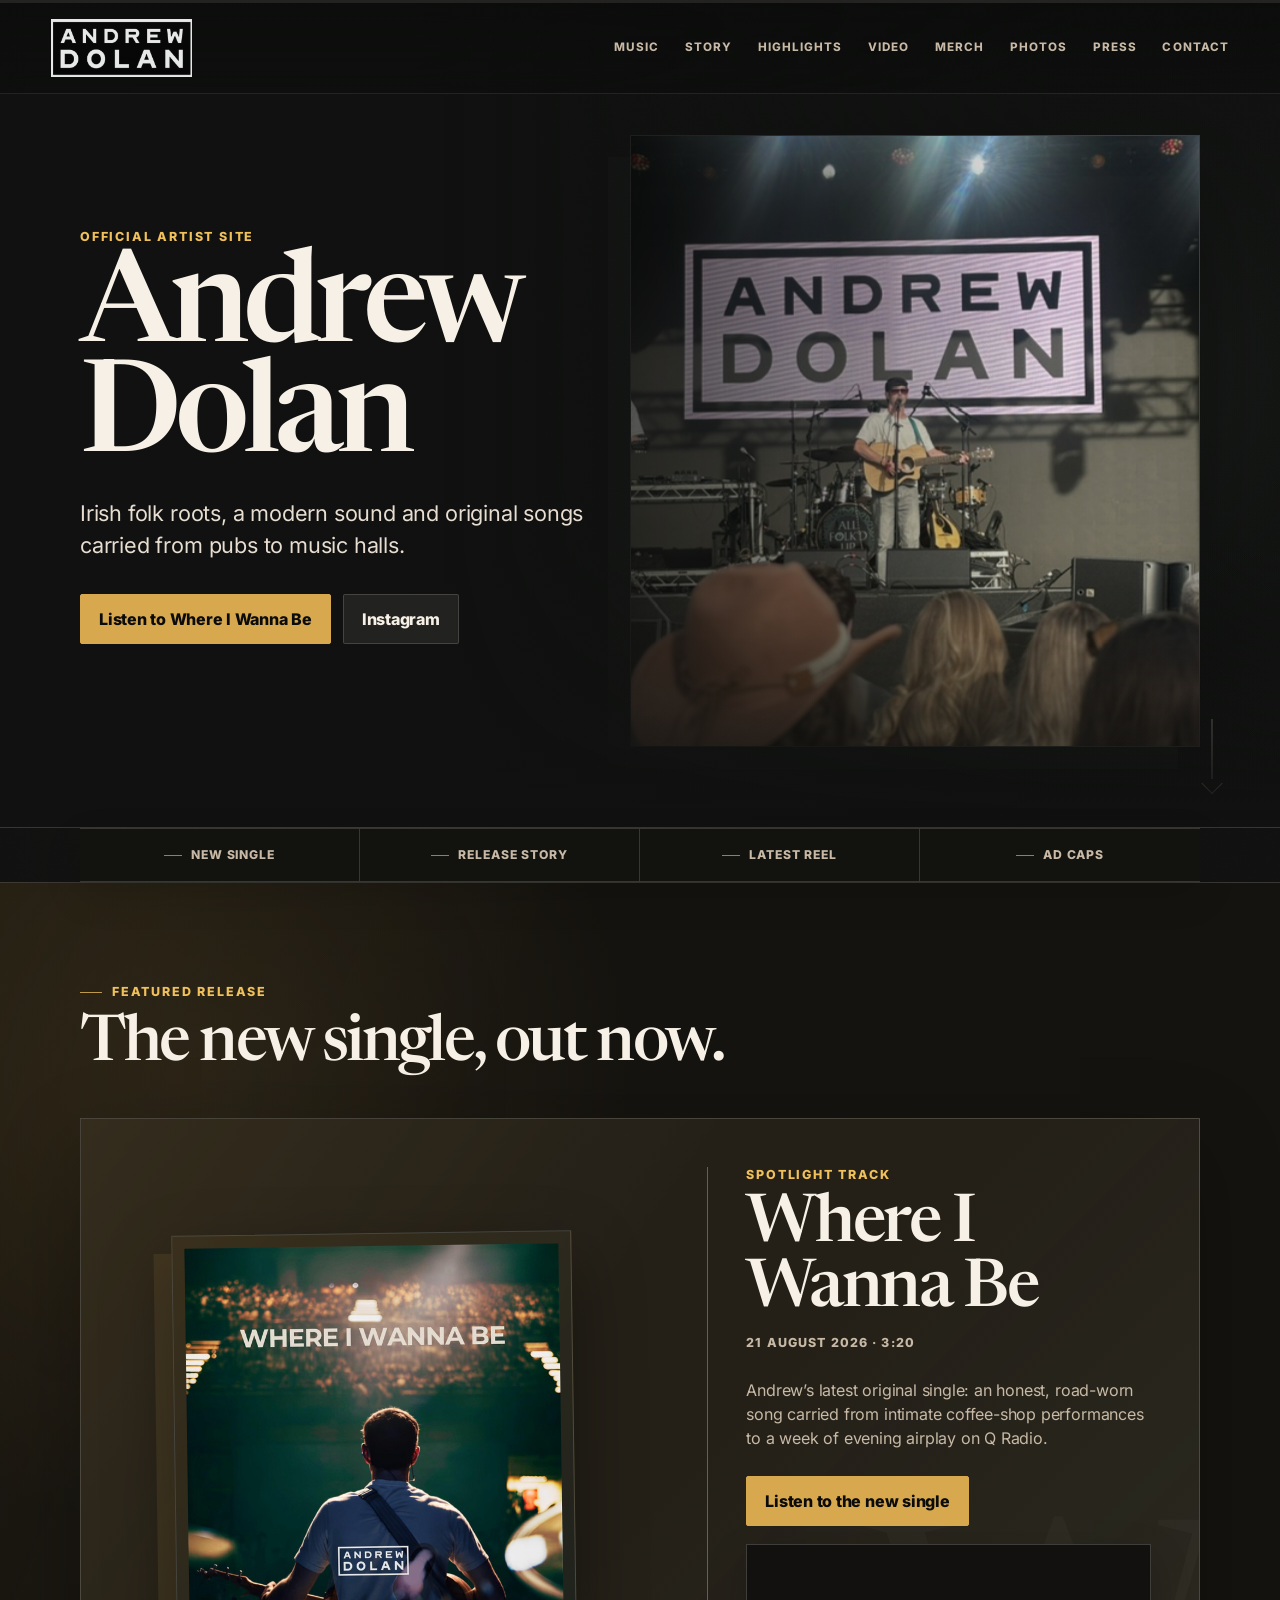
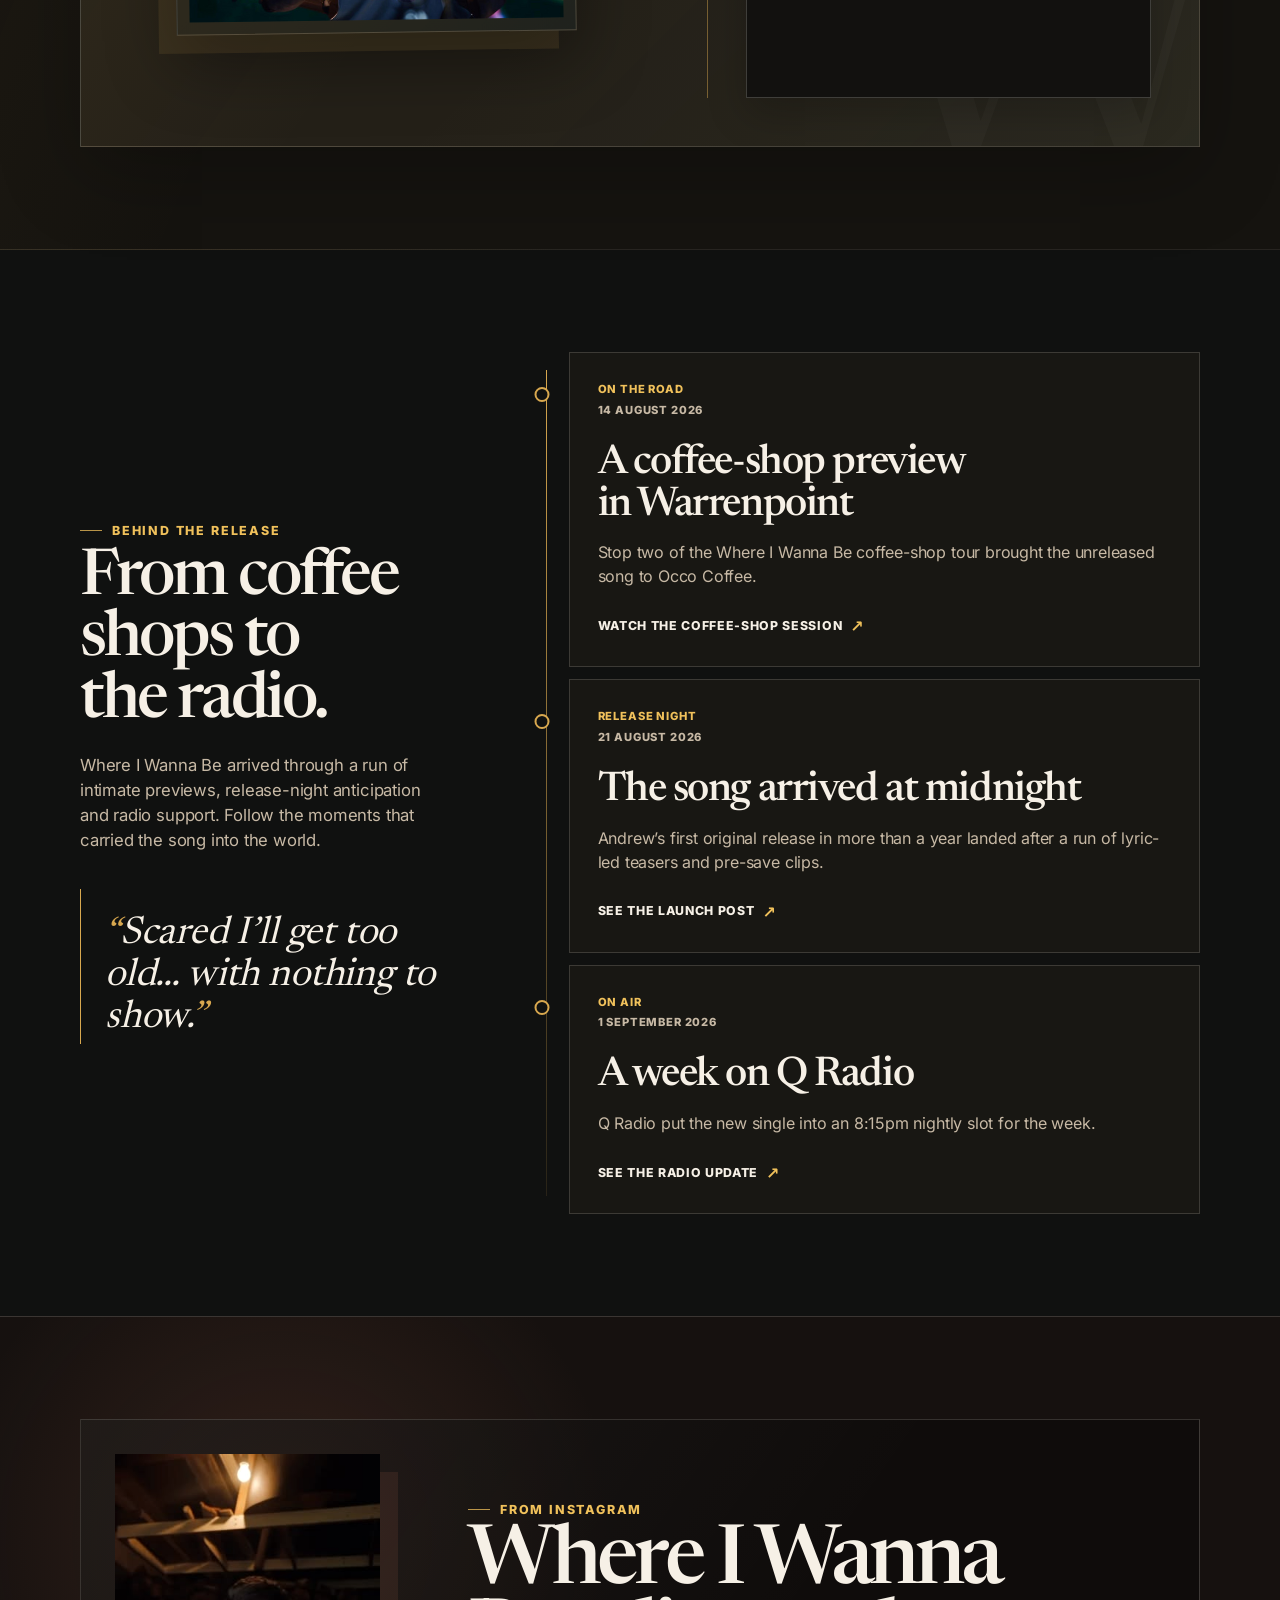
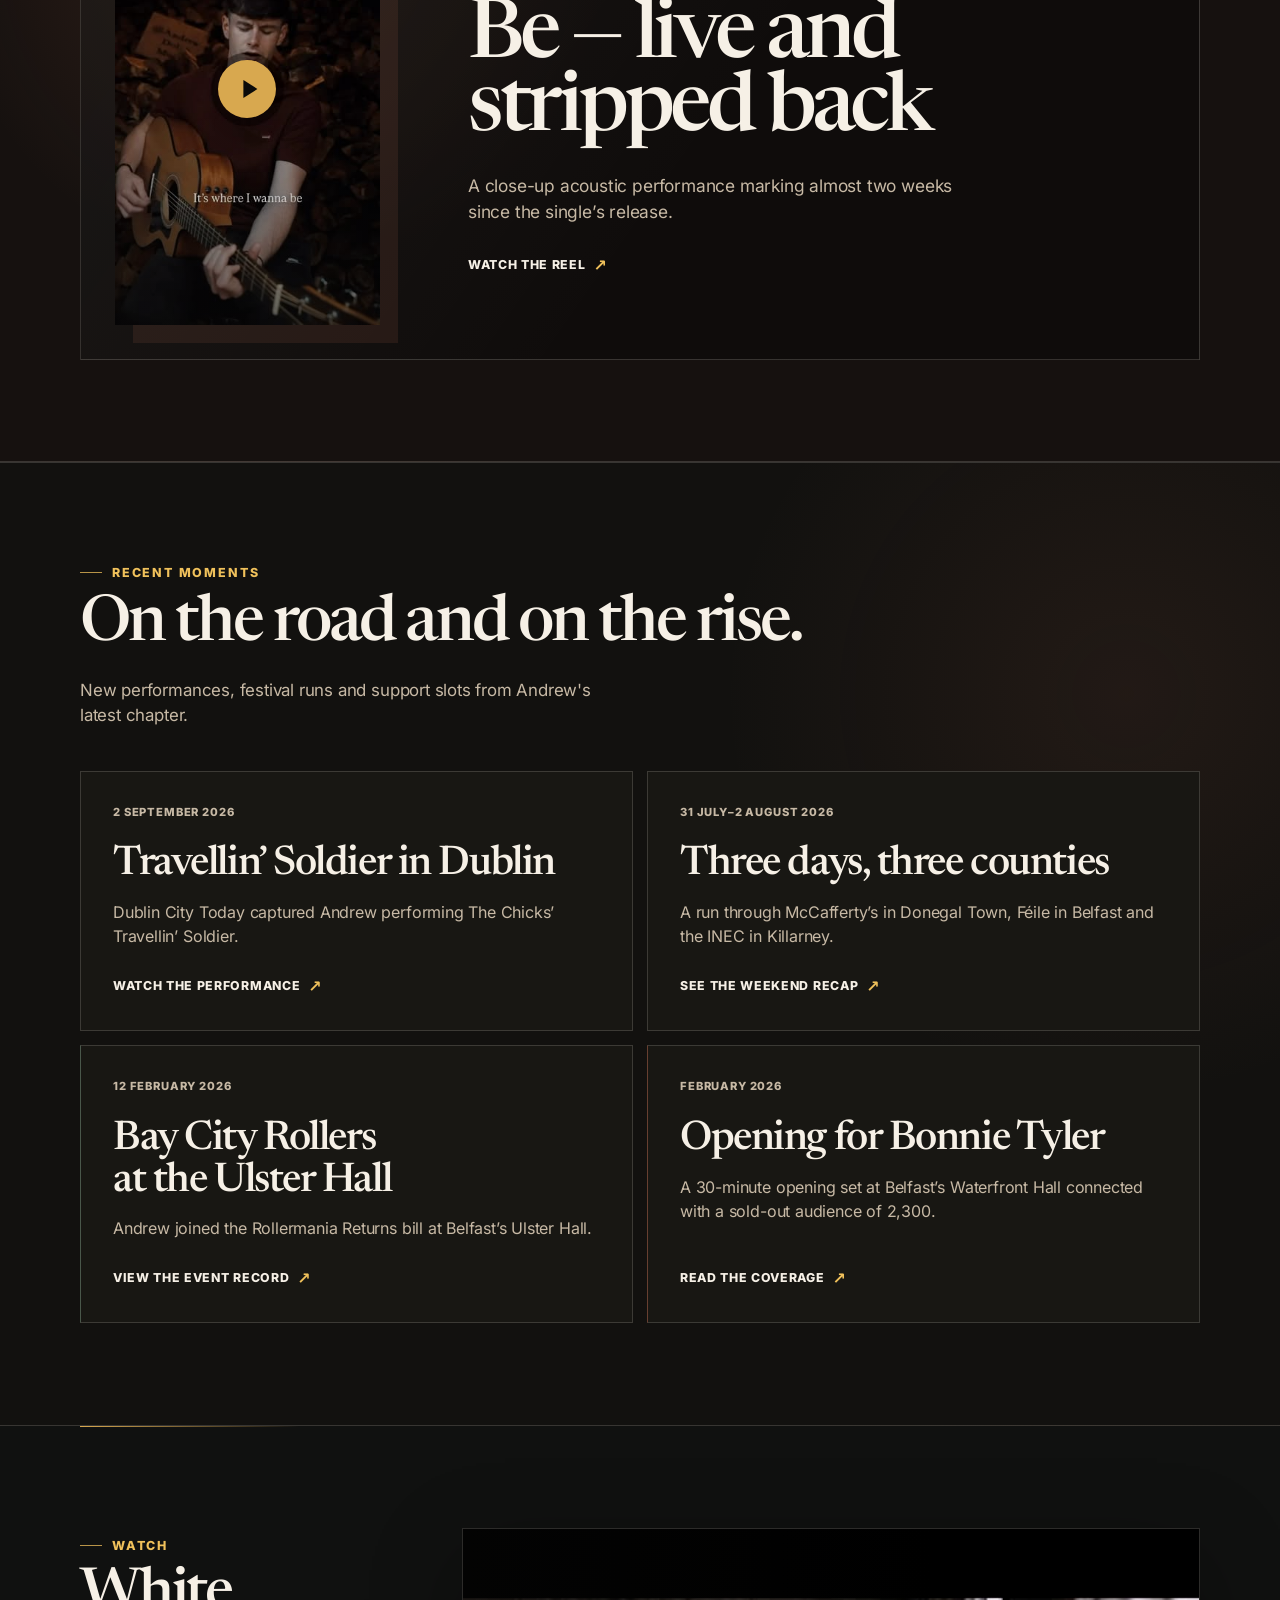
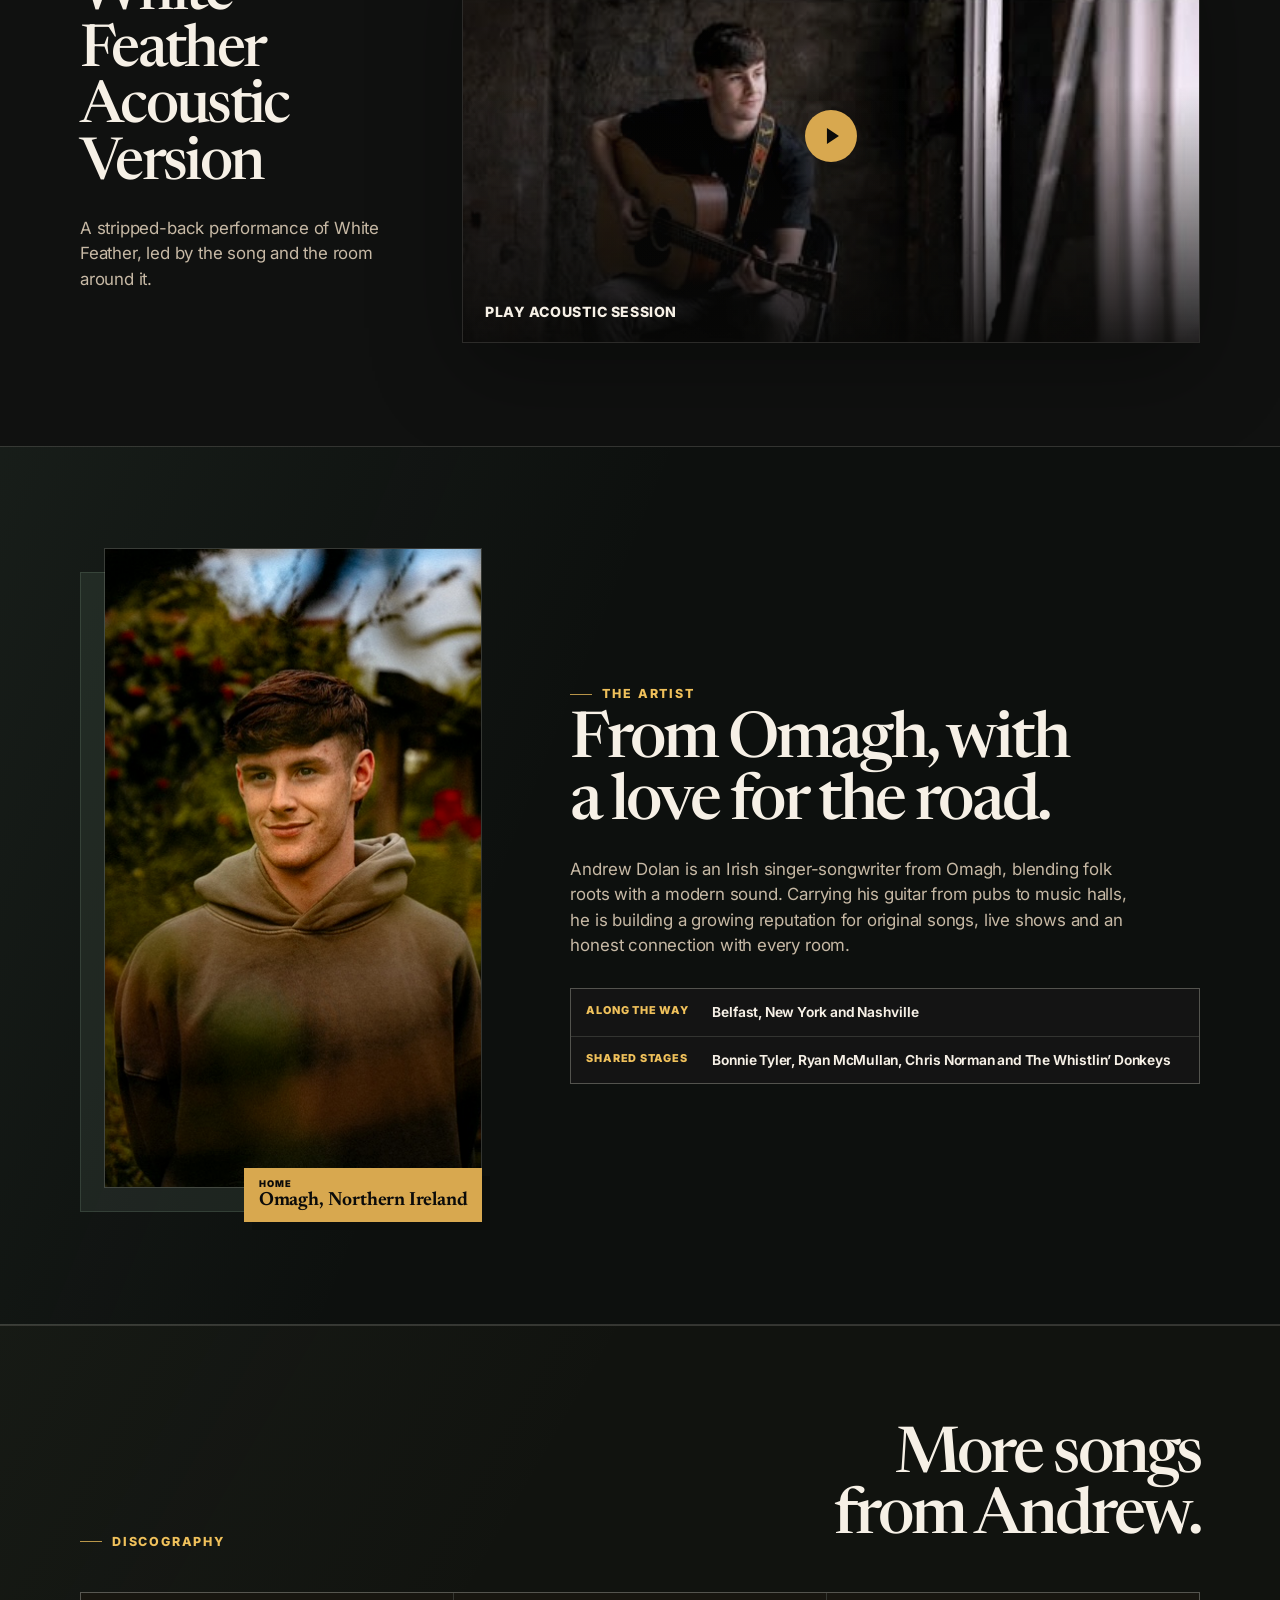
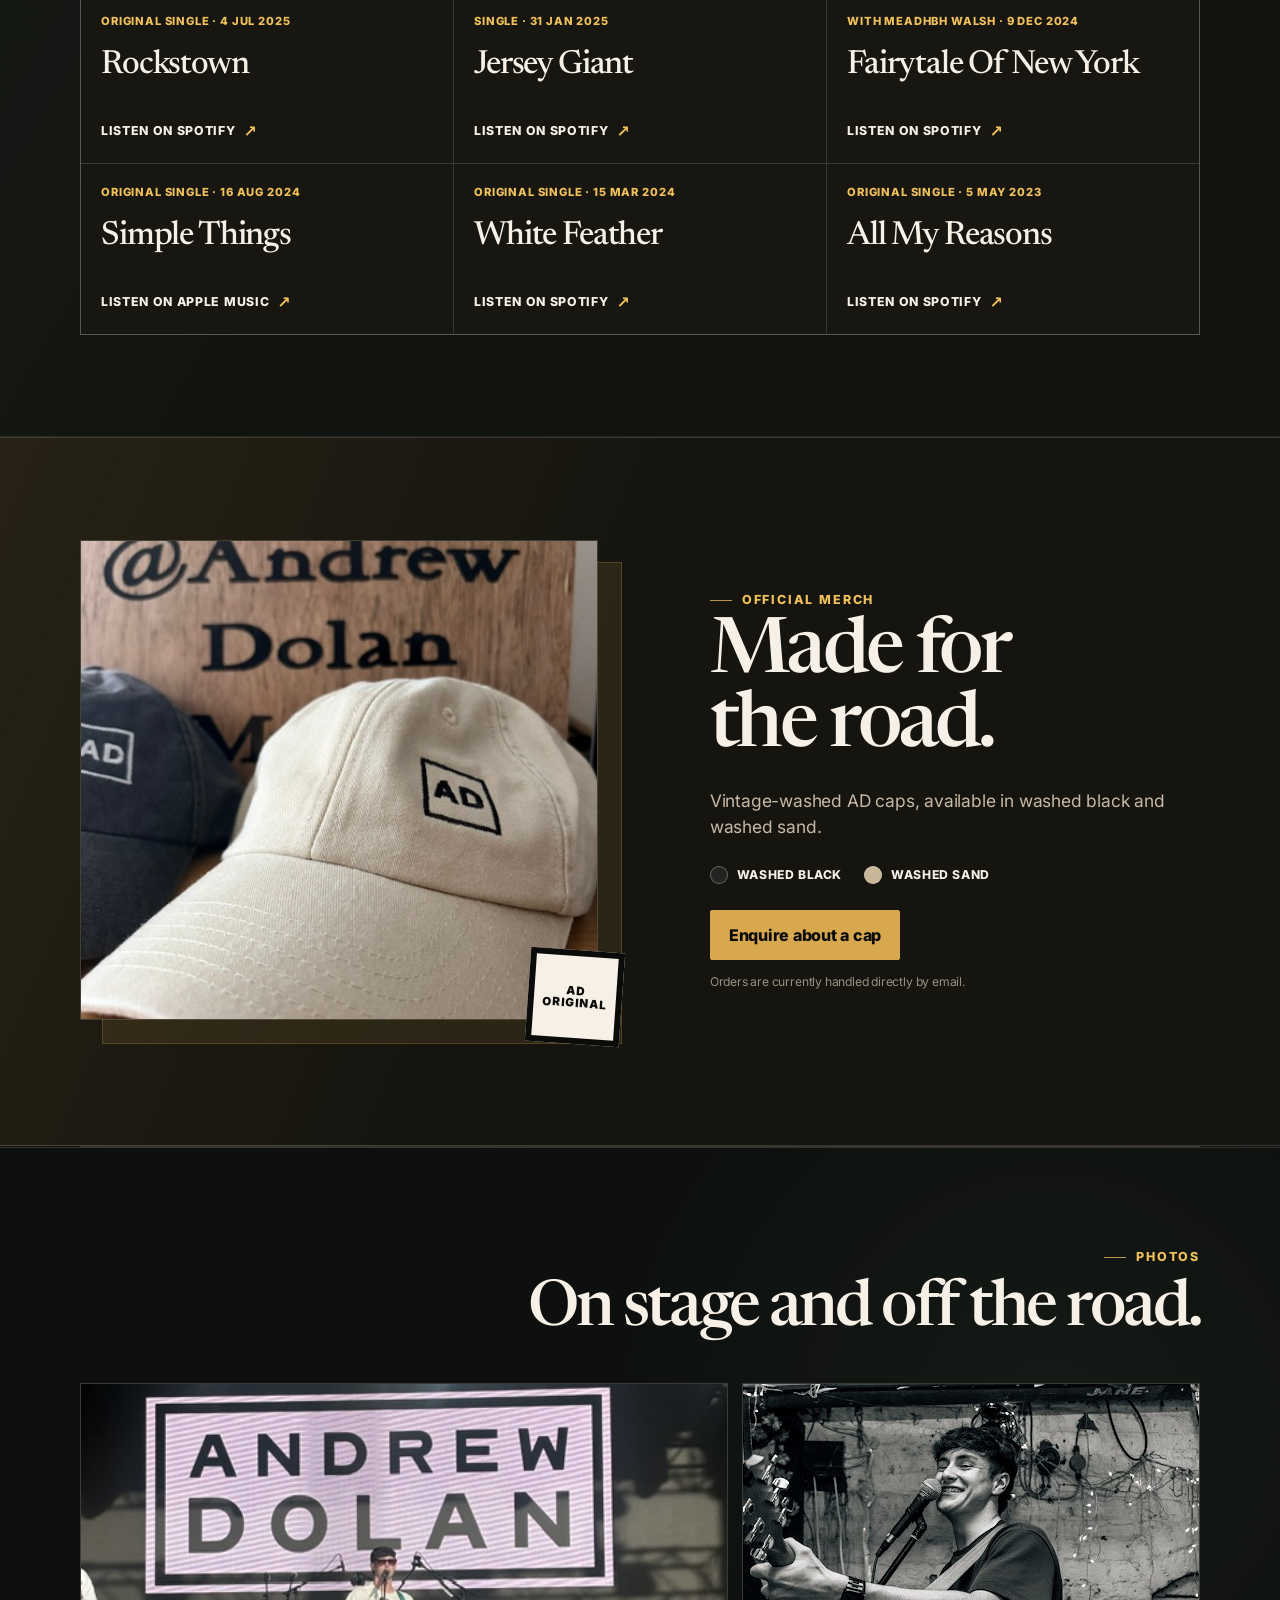
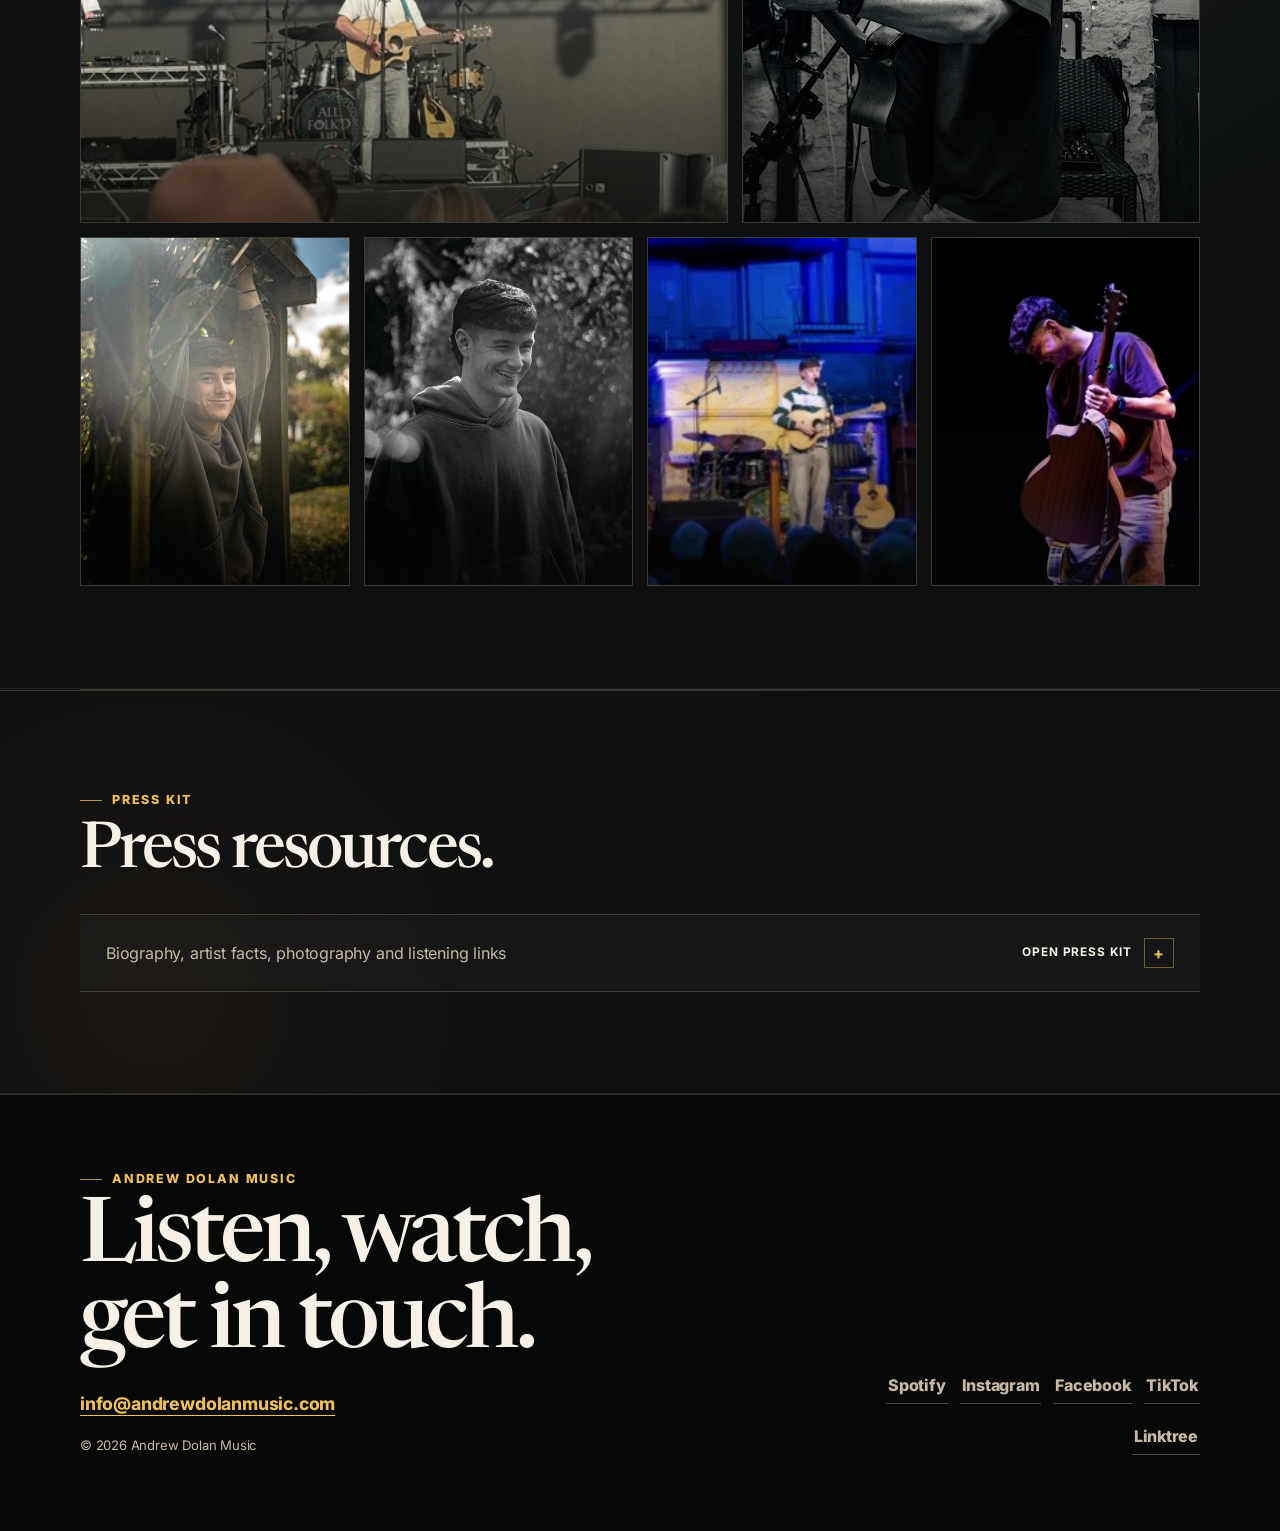
<file: index.html>
<!doctype html>
<html lang="en">
  <head>
    <meta charset="utf-8">
    <meta name="viewport" content="width=device-width, initial-scale=1">
    <title>Andrew Dolan Music | Where I Wanna Be</title>
    <meta name="description" content="Official website of Omagh singer-songwriter Andrew Dolan. Listen to Where I Wanna Be, watch the latest performances, explore the story, and enquire about official AD caps.">
    <meta name="author" content="Andrew Dolan Music">
    <meta name="robots" content="index, follow">
    <meta name="referrer" content="strict-origin-when-cross-origin">
    <meta http-equiv="Content-Security-Policy" content="default-src 'self'; base-uri 'self'; object-src 'none'; script-src 'self' 'sha256-TCzfCT7Mq8KqGibu1g4MiiUWgqU5/c4Otn22Hn8mTDI='; style-src 'self' 'unsafe-inline'; img-src 'self' data:; frame-src https://open.spotify.com https://www.youtube.com; form-action 'none'; upgrade-insecure-requests">
    <link rel="canonical" href="https://andrewdolanmusic.com/">
    <meta property="og:title" content="Andrew Dolan Music | Where I Wanna Be">
    <meta property="og:description" content="Listen to Andrew Dolan's new single Where I Wanna Be and follow the story behind the release.">
    <meta property="og:type" content="website">
    <meta property="og:url" content="https://andrewdolanmusic.com/">
    <meta property="og:site_name" content="Andrew Dolan Music">
    <meta property="og:image" content="https://andrewdolanmusic.com/assets/where-i-wanna-be-cover.jpg">
    <meta property="og:image:alt" content="Where I Wanna Be cover artwork by Andrew Dolan">
    <meta name="twitter:card" content="summary_large_image">
    <meta name="twitter:title" content="Andrew Dolan Music | Where I Wanna Be">
    <meta name="twitter:description" content="Listen to Andrew Dolan's new single Where I Wanna Be and follow the story behind the release.">
    <meta name="twitter:image" content="https://andrewdolanmusic.com/assets/where-i-wanna-be-cover.jpg">
    <script type="application/ld+json">
      {
        "@context": "https://schema.org",
        "@graph": [
          {
            "@type": "MusicGroup",
            "@id": "https://andrewdolanmusic.com/#artist",
            "name": "Andrew Dolan",
            "url": "https://andrewdolanmusic.com/",
            "image": "https://andrewdolanmusic.com/assets/andrew-dolan-live-2026.jpg",
            "description": "Irish singer-songwriter from Omagh blending folk roots with a modern sound, from intimate rooms to major music halls.",
            "email": "info@andrewdolanmusic.com",
            "genre": ["Folk", "Singer-songwriter"],
            "sameAs": [
              "https://open.spotify.com/artist/74Vq2yie9cISoNQCZJ2Esn",
              "https://www.instagram.com/andrewdolanmusic",
              "https://www.facebook.com/people/Andrew-Dolan-Music/100071914937755/",
              "https://www.tiktok.com/@andrewdolan9",
              "https://linktr.ee/andrewdolanmusic"
            ]
          },
          {
            "@type": "MusicRecording",
            "@id": "https://andrewdolanmusic.com/#where-i-wanna-be",
            "name": "Where I Wanna Be",
            "byArtist": { "@id": "https://andrewdolanmusic.com/#artist" },
            "datePublished": "2026-08-21",
            "duration": "PT3M20S",
            "image": "https://andrewdolanmusic.com/assets/where-i-wanna-be-cover.jpg",
            "url": "https://open.spotify.com/track/42Cjinfjtu9wANRrsWBdOe"
          }
        ]
      }
    </script>
    <link rel="icon" href="/favicon.ico" sizes="any">
    <link rel="icon" type="image/png" href="/assets/favicon-48x48.png" sizes="48x48">
    <link rel="icon" type="image/png" href="/assets/icon-192x192.png" sizes="192x192">
    <link rel="apple-touch-icon" href="/assets/apple-touch-icon.png">
    <link rel="manifest" href="/site.webmanifest">
    <link rel="preload" href="assets/gallery-live-room.jpg" as="image">
    <link rel="preload" href="assets/fonts/newsreader-latin.woff2" as="font" type="font/woff2" crossorigin>
    <link rel="stylesheet" href="styles.css">
  </head>
  <body>
    <a class="skip-link" href="#main-content">Skip to content</a>
    <span id="top" class="page-anchor" aria-hidden="true"></span>
    <div class="scroll-progress" aria-hidden="true"><span></span></div>
    <header class="site-header" aria-label="Primary navigation">
      <a class="brand" href="#top" aria-label="Andrew Dolan Music home">
        <img class="brand-wordmark" src="assets/andrew-dolan-wordmark.jpg" alt="Andrew Dolan" width="945" height="387">
      </a>
      <button class="nav-toggle" type="button" aria-expanded="false" aria-controls="primary-nav" aria-label="Open navigation menu">
        <span class="nav-toggle-icon" aria-hidden="true"><span></span></span>
        <span class="nav-toggle-label">Menu</span>
      </button>
      <nav class="nav-links" id="primary-nav" aria-label="Site sections">
        <a href="#music">Music</a>
        <a href="#story">Story</a>
        <a href="#highlights">Highlights</a>
        <a href="#video">Video</a>
        <a href="#tour" data-section-link="tour" hidden>Live</a>
        <a href="#merch">Merch</a>
        <a href="#gallery">Photos</a>
        <a href="#press">Press</a>
        <a href="#contact">Contact</a>
      </nav>
    </header>

    <main id="main-content">
      <section class="hero" aria-labelledby="hero-title">
        <picture class="hero-media">
          <img src="assets/andrew-dolan-live-2026.jpg" alt="Andrew Dolan performing on an outdoor festival stage" width="480" height="640">
        </picture>
        <div class="hero-overlay"></div>
        <div class="hero-content">
          <p class="eyebrow">Official artist site</p>
          <h1 id="hero-title">Andrew Dolan</h1>
          <p class="hero-copy" data-content="tagline"></p>
          <div class="hero-actions" data-social-actions></div>
        </div>
        <a class="hero-next" href="#music" aria-label="Go to featured music"><span></span></a>
      </section>

      <nav class="chapter-strip" aria-label="Featured page sections">
        <a href="#music">
          New single
        </a>
        <a href="#story">
          Release story
        </a>
        <a href="#reel">
          Latest reel
        </a>
        <a href="#merch">
          AD caps
        </a>
      </nav>

      <section class="music-section flow-in" id="music" aria-labelledby="music-title">
        <div class="section-heading">
          <p class="section-kicker">Featured release</p>
          <h2 id="music-title">The new single, out now.</h2>
        </div>
        <article class="release-panel">
          <div class="release-artwork">
            <img data-track-cover src="assets/where-i-wanna-be-cover.jpg" alt="Where I Wanna Be cover artwork" width="640" height="640">
          </div>
          <div class="release-copy">
            <p class="eyebrow">Spotlight track</p>
            <h3 data-track-title></h3>
            <p class="release-meta" data-track-meta></p>
            <p class="release-description" data-track-description></p>
            <a class="button primary" data-track-link target="_blank" rel="noopener noreferrer">Listen to the new single</a>
            <div class="spotify-embed" data-spotify-embed></div>
          </div>
        </article>
      </section>

      <section class="release-story-section flow-in" id="story" aria-labelledby="story-title">
        <div class="release-story-intro">
          <p class="section-kicker">Behind the release</p>
          <h2 id="story-title">From coffee shops to the radio.</h2>
          <p>Where I Wanna Be arrived through a run of intimate previews, release-night anticipation and radio support. Follow the moments that carried the song into the world.</p>
          <blockquote class="release-quote" data-release-lyric></blockquote>
        </div>
        <div class="campaign-grid" data-release-campaign></div>
      </section>

      <section class="reel-section flow-in" id="reel" aria-labelledby="reel-title">
        <a class="reel-card" data-reel-link href="https://www.instagram.com/reel/Dc1UKqkiOEw/" target="_blank" rel="noopener noreferrer">
          <span class="reel-media">
            <img data-reel-image src="assets/where-i-wanna-be-reel.jpg" alt="Andrew Dolan playing Where I Wanna Be on acoustic guitar" width="360" height="640" loading="lazy">
            <span class="reel-play" aria-hidden="true"></span>
          </span>
          <div class="reel-copy">
            <span class="section-kicker">From Instagram</span>
            <h2 id="reel-title" data-reel-title>Where I Wanna Be</h2>
            <span data-reel-description>A stripped-back moment from the new single.</span>
            <span class="text-link">Watch the reel</span>
          </div>
        </a>
      </section>

      <section class="highlights-section flow-in" id="highlights" aria-labelledby="highlights-title">
        <div class="section-heading">
          <p class="section-kicker">Recent moments</p>
          <h2 id="highlights-title">On the road and on the rise.</h2>
          <p class="section-copy">New performances, festival runs and support slots from Andrew's latest chapter.</p>
        </div>
        <div class="highlights-grid" data-highlights></div>
      </section>

      <section class="video-section flow-in" id="video" aria-labelledby="video-title">
        <div class="video-layout">
          <div class="section-heading">
            <p class="section-kicker">Watch</p>
            <h2 id="video-title">White Feather Acoustic Version</h2>
            <p class="section-copy">A stripped-back performance of White Feather, led by the song and the room around it.</p>
          </div>
          <div class="video-frame" data-video-frame></div>
        </div>
      </section>

      <section class="artist-section flow-in" id="about" aria-labelledby="artist-title">
        <div class="artist-visual">
          <img src="assets/andrew-dolan-portrait-colour.jpg" alt="Portrait of Andrew Dolan outdoors in Omagh" width="480" height="640" loading="lazy">
          <p class="artist-location"><span>Home</span>Omagh, Northern Ireland</p>
        </div>
        <div class="artist-copy">
          <p class="section-kicker">The artist</p>
          <h2 id="artist-title">From Omagh, with a love for the road.</h2>
          <p>Andrew Dolan is an Irish singer-songwriter from Omagh, blending folk roots with a modern sound. Carrying his guitar from pubs to music halls, he is building a growing reputation for original songs, live shows and an honest connection with every room.</p>
          <dl class="artist-facts">
            <div>
              <dt>Along the way</dt>
              <dd>Belfast, New York and Nashville</dd>
            </div>
            <div>
              <dt>Shared stages</dt>
              <dd>Bonnie Tyler, Ryan McMullan, Chris Norman and The Whistlin’ Donkeys</dd>
            </div>
          </dl>
        </div>
      </section>

      <section class="discography-section flow-in" aria-labelledby="discography-title">
        <div class="discography-heading">
          <p class="section-kicker">Discography</p>
          <h2 id="discography-title">More songs from Andrew.</h2>
        </div>
        <div class="discography-grid" data-discography></div>
      </section>

      <section class="conditional-section flow-in" id="tour" data-tour-section hidden>
        <div class="section-heading">
          <p class="section-kicker">Live</p>
          <h2>Tour Dates</h2>
        </div>
        <div class="tour-list" data-tour-list></div>
      </section>

      <section class="merch-section flow-in" id="merch" data-merch-section hidden aria-labelledby="merch-title">
        <div class="merch-media">
          <img data-merch-image src="assets/andrew-dolan-caps.jpg" alt="Andrew Dolan AD caps in vintage washed black and sand" width="640" height="480" loading="lazy">
          <p class="merch-stamp" aria-hidden="true">AD<br>Original</p>
        </div>
        <div class="merch-copy">
          <p class="section-kicker">Official merch</p>
          <h2 id="merch-title" data-merch-title>Made for the road.</h2>
          <p data-merch-description>Vintage-washed AD caps, available in black and sand.</p>
          <div class="merch-colours" aria-label="Available colours">
            <span><i class="swatch swatch-black" aria-hidden="true"></i>Washed black</span>
            <span><i class="swatch swatch-sand" aria-hidden="true"></i>Washed sand</span>
          </div>
          <a class="button primary" data-merch-link>Enquire about a cap</a>
          <p class="merch-note">Orders are currently handled directly by email.</p>
        </div>
      </section>

      <section class="gallery-section flow-in" id="gallery" aria-labelledby="gallery-title">
        <div class="section-heading">
          <p class="section-kicker">Photos</p>
          <h2 id="gallery-title">On stage and off the road.</h2>
        </div>
        <div class="gallery-grid" data-gallery></div>
      </section>

      <section class="press-section flow-in" id="press" aria-labelledby="press-title">
        <div class="section-heading">
          <p class="section-kicker">Press kit</p>
          <h2 id="press-title">Press resources.</h2>
        </div>
        <details class="press-disclosure">
          <summary>
            <span>Biography, artist facts, photography and listening links</span>
            <strong>Open press kit</strong>
          </summary>
          <div class="press-layout">
            <img data-press-photo src="assets/andrew-dolan-portrait-mono.jpg" alt="Andrew Dolan press photo" width="480" height="640" loading="lazy">
            <div class="press-copy">
              <p data-press-bio></p>
              <dl class="press-facts">
                <div>
                  <dt>Artist</dt>
                  <dd data-press-artist></dd>
                </div>
                <div>
                  <dt>Based in</dt>
                  <dd data-press-location></dd>
                </div>
                <div>
                  <dt>Featured release</dt>
                  <dd data-press-release></dd>
                </div>
                <div>
                  <dt>Recent highlight</dt>
                  <dd data-press-highlight></dd>
                </div>
              </dl>
              <div class="press-links" data-press-links></div>
            </div>
          </div>
        </details>
      </section>
    </main>

    <footer class="site-footer" id="contact">
      <div>
        <p class="section-kicker">Andrew Dolan Music</p>
        <h2>Listen, watch, get in touch.</h2>
        <a class="footer-email" href="mailto:info@andrewdolanmusic.com">info@andrewdolanmusic.com</a>
        <p class="footer-meta">© 2026 Andrew Dolan Music</p>
      </div>
      <div class="footer-links" data-footer-links></div>
    </footer>

    <script src="site-data.js" defer></script>
    <script src="script.js" defer></script>
  </body>
</html>
</file>
<file: styles.css>
@font-face {
  font-family: "Inter";
  font-style: normal;
  font-weight: 400 900;
  font-display: swap;
  src: url("assets/fonts/inter-latin.woff2") format("woff2");
}

@font-face {
  font-family: "Newsreader";
  font-style: normal;
  font-weight: 400 700;
  font-display: swap;
  src: url("assets/fonts/newsreader-latin.woff2") format("woff2");
}

:root {
  color-scheme: dark;
  --bg: #101110;
  --bg-soft: #181713;
  --panel: #242018;
  --text: #f6f0e6;
  --muted: #c7b9a5;
  --line: rgba(246, 240, 230, 0.16);
  --accent: #d8a84f;
  --accent-strong: #f0c15b;
  --green: #7f9d86;
  --clay: #af654c;
  --ink: #0b0b0a;
  --display-font: "Newsreader", "Palatino Linotype", "Book Antiqua", Baskerville, Georgia, serif;
  --max: 1120px;
  --ease-out: cubic-bezier(0.22, 1, 0.36, 1);
  --ease-soft: cubic-bezier(0.25, 0.8, 0.25, 1);
  --scroll-progress: 0;
  --section-space: clamp(68px, 8vw, 106px);
}

* {
  box-sizing: border-box;
}

[hidden] {
  display: none !important;
}

html {
  scroll-behavior: smooth;
  scroll-padding-top: 82px;
  overflow-x: clip;
}

body {
  position: relative;
  isolation: isolate;
  margin: 0;
  background: var(--bg);
  color: var(--text);
  font-family: "Inter", ui-sans-serif, system-ui, -apple-system, BlinkMacSystemFont, "Segoe UI", sans-serif;
  line-height: 1.5;
  letter-spacing: -0.012em;
  font-kerning: normal;
  text-rendering: optimizeLegibility;
}

body.is-menu-open {
  overflow: hidden;
}

body::before {
  content: "";
  position: fixed;
  inset: 0;
  pointer-events: none;
  background:
    radial-gradient(circle at 12% 14%, rgba(216, 168, 79, 0.09), transparent 30%),
    radial-gradient(circle at 88% 42%, rgba(127, 157, 134, 0.075), transparent 28%),
    radial-gradient(circle at 30% 88%, rgba(175, 101, 76, 0.07), transparent 32%),
    linear-gradient(135deg, rgba(255, 255, 255, 0.018), transparent 42%);
  z-index: -1;
}

body::after {
  content: "";
  position: fixed;
  inset: -30%;
  z-index: 50;
  pointer-events: none;
  background-image: url("data:image/svg+xml,%3Csvg viewBox='0 0 180 180' xmlns='http://www.w3.org/2000/svg'%3E%3Cfilter id='n'%3E%3CfeTurbulence type='fractalNoise' baseFrequency='.85' numOctaves='3' stitchTiles='stitch'/%3E%3C/filter%3E%3Crect width='100%25' height='100%25' filter='url(%23n)' opacity='.5'/%3E%3C/svg%3E");
  background-size: 180px 180px;
  opacity: 0.035;
  mix-blend-mode: soft-light;
  transform: rotate(0.01deg);
}

img {
  display: block;
  max-width: 100%;
}

a {
  color: inherit;
}

a:focus-visible,
button:focus-visible,
[tabindex]:focus-visible {
  outline: 3px solid var(--accent-strong);
  outline-offset: 4px;
}

.page-anchor {
  position: absolute;
  top: 0;
}

.skip-link {
  position: fixed;
  left: 16px;
  top: 12px;
  z-index: 30;
  padding: 10px 14px;
  background: var(--accent);
  color: var(--ink);
  font-weight: 800;
  text-decoration: none;
  transform: translateY(-140%);
  transition: transform 160ms ease;
}

.skip-link:focus {
  transform: translateY(0);
}

.scroll-progress {
  position: fixed;
  top: 0;
  left: 0;
  right: 0;
  z-index: 20;
  height: 3px;
  background: rgba(246, 240, 230, 0.08);
}

.scroll-progress span {
  display: block;
  width: 100%;
  height: 100%;
  background: linear-gradient(90deg, var(--accent), var(--green), var(--clay));
  transform: scaleX(var(--scroll-progress));
  transform-origin: left center;
  will-change: transform;
}

.site-header {
  position: fixed;
  top: 3px;
  left: 0;
  right: 0;
  z-index: 10;
  display: flex;
  align-items: center;
  justify-content: space-between;
  gap: 20px;
  padding: 16px clamp(18px, 4vw, 52px);
  background: linear-gradient(180deg, rgba(11, 12, 11, 0.74), rgba(11, 12, 11, 0.42));
  border-bottom: 1px solid rgba(246, 240, 230, 0.1);
  backdrop-filter: blur(14px) saturate(115%);
  transition: padding 260ms var(--ease-out), background-color 260ms ease, box-shadow 260ms ease, backdrop-filter 260ms ease;
}

body.is-scrolled .site-header {
  padding-top: 10px;
  padding-bottom: 10px;
  background: rgba(8, 8, 7, 0.9);
  box-shadow: 0 16px 44px rgba(0, 0, 0, 0.22);
  backdrop-filter: blur(22px) saturate(125%);
}

.brand,
.nav-links,
.hero-actions,
.footer-links {
  display: flex;
  align-items: center;
}

.brand {
  flex: 0 0 auto;
  width: clamp(118px, 11vw, 148px);
  color: var(--text);
  text-decoration: none;
}

.brand-wordmark {
  width: 100%;
  height: auto;
  aspect-ratio: 945 / 387;
  object-fit: contain;
  filter: invert(1);
  mix-blend-mode: screen;
}

.brand-mark {
  display: grid;
  width: 36px;
  height: 36px;
  place-items: center;
  overflow: hidden;
  background: var(--panel);
  border: 1px solid rgba(246, 240, 230, 0.28);
  border-radius: 50%;
}

.brand-mark img {
  width: 100%;
  height: 100%;
  object-fit: cover;
}

.nav-links {
  gap: clamp(12px, 2vw, 28px);
  color: var(--muted);
  font-size: 0.73rem;
  font-weight: 760;
  letter-spacing: 0.09em;
  text-transform: uppercase;
}

.nav-links a {
  position: relative;
  padding: 7px 0;
  text-decoration: none;
  transition: color 200ms ease;
}

.nav-links a:hover,
.nav-links a.is-active {
  color: var(--text);
}

.nav-links a::after {
  content: "";
  position: absolute;
  left: 50%;
  bottom: 0;
  width: 18px;
  height: 1px;
  transform: translateX(-50%) scaleX(0);
  background: var(--accent);
  transition: transform 240ms var(--ease-out);
}

.nav-links a:hover::after,
.nav-links a.is-active::after {
  transform: translateX(-50%) scaleX(1);
}

.nav-toggle {
  display: none;
  width: 84px;
  min-height: 42px;
  align-items: center;
  justify-content: center;
  gap: 9px;
  padding: 8px 10px;
  background: transparent;
  border: 1px solid var(--line);
  border-radius: 3px;
  color: var(--text);
  cursor: pointer;
  font: inherit;
  font-size: 0.82rem;
  font-weight: 800;
  letter-spacing: 0.04em;
  text-transform: uppercase;
  transition: background-color 180ms ease, border-color 180ms ease;
}

.nav-toggle:hover,
.site-header.is-menu-open .nav-toggle {
  background: rgba(246, 240, 230, 0.08);
  border-color: rgba(246, 240, 230, 0.32);
}

.nav-toggle-icon,
.nav-toggle-icon::before,
.nav-toggle-icon::after,
.nav-toggle-icon span {
  display: block;
  width: 18px;
  height: 1px;
  background: currentColor;
  transition: transform 180ms ease, opacity 180ms ease;
}

.nav-toggle-icon {
  position: relative;
  background: transparent;
}

.nav-toggle-icon::before,
.nav-toggle-icon::after {
  content: "";
  position: absolute;
  left: 0;
}

.nav-toggle-icon::before {
  top: -5px;
}

.nav-toggle-icon::after {
  top: 5px;
}

.site-header.is-menu-open .nav-toggle-icon span {
  opacity: 0;
}

.site-header.is-menu-open .nav-toggle-icon::before {
  top: 0;
  transform: rotate(45deg);
}

.site-header.is-menu-open .nav-toggle-icon::after {
  top: 0;
  transform: rotate(-45deg);
}

.hero {
  position: relative;
  min-height: clamp(680px, 92svh, 940px);
  display: grid;
  align-items: center;
  overflow: hidden;
  border-bottom: 1px solid var(--line);
}

.hero-media,
.hero-overlay {
  position: absolute;
}

.hero-media {
  top: clamp(112px, 15vh, 148px);
  right: max(36px, calc((100vw - var(--max)) / 2));
  bottom: auto;
  z-index: 0;
  display: block;
  width: min(47vw, 570px);
  height: min(68vh, 650px);
  min-height: 500px;
  overflow: hidden;
  background: var(--bg-soft);
  border: 1px solid rgba(246, 240, 230, 0.2);
  box-shadow:
    -22px 22px 0 rgba(127, 157, 134, 0.11),
    0 34px 100px rgba(0, 0, 0, 0.38);
  animation: hero-frame-in 1s 140ms both var(--ease-out);
}

.hero-media img {
  width: 100%;
  height: 100%;
  object-fit: cover;
  object-position: 46% 39%;
  filter: saturate(0.78) contrast(1.05);
  transform: scale(1.015);
  animation: hero-image-settle 1.4s 180ms both var(--ease-out);
}

.hero-overlay {
  inset: 0;
  z-index: 1;
  pointer-events: none;
  background:
    linear-gradient(90deg, var(--bg) 0%, rgba(16, 17, 16, 0.98) 34%, rgba(16, 17, 16, 0.58) 58%, rgba(16, 17, 16, 0.08) 82%),
    linear-gradient(0deg, var(--bg) 0%, transparent 34%);
}

.hero-content {
  position: relative;
  z-index: 2;
  width: min(var(--max), calc(100% - 36px));
  margin: 0 auto;
  padding: 142px 0 96px;
}

.hero-content > * {
  animation: hero-copy-in 760ms both var(--ease-out);
}

.hero-content > :nth-child(1) {
  animation-delay: 180ms;
}

.hero-content > :nth-child(2) {
  animation-delay: 250ms;
}

.hero-content > :nth-child(3) {
  animation-delay: 340ms;
}

.hero-content > :nth-child(4) {
  animation-delay: 430ms;
}

@keyframes hero-frame-in {
  from {
    opacity: 0;
    transform: translateY(18px);
  }
}

@keyframes hero-image-settle {
  from {
    transform: scale(1.075);
  }
}

@keyframes hero-copy-in {
  from {
    opacity: 0;
    transform: translateY(14px);
  }
}

.hero-next {
  position: absolute;
  right: clamp(18px, 4vw, 52px);
  bottom: 34px;
  width: 34px;
  height: 74px;
  opacity: 0.82;
}

.hero-next span {
  position: absolute;
  inset: 0;
}

.hero-next span::before,
.hero-next span::after {
  content: "";
  position: absolute;
  left: 50%;
  transform: translateX(-50%);
}

.hero-next span::before {
  top: 0;
  width: 1px;
  height: 60px;
  background: var(--text);
}

.hero-next span::after {
  bottom: 2px;
  width: 14px;
  height: 14px;
  border-right: 1px solid var(--text);
  border-bottom: 1px solid var(--text);
  transform: translateX(-50%) rotate(45deg);
}

.eyebrow,
.section-kicker {
  margin: 0 0 10px;
  color: var(--accent-strong);
  font-size: 0.78rem;
  font-weight: 800;
  letter-spacing: 0.145em;
  line-height: 1.3;
  text-transform: uppercase;
}

.section-kicker {
  display: flex;
  align-items: center;
  gap: 10px;
}

.section-kicker::before {
  content: "";
  width: 22px;
  height: 1px;
  background: currentColor;
  opacity: 0.75;
}

h1,
h2,
h3,
p {
  overflow-wrap: anywhere;
}

h1,
h2,
h3 {
  text-wrap: balance;
}

p {
  text-wrap: pretty;
}

h1 {
  max-width: 560px;
  margin: 0;
  font-family: var(--display-font);
  font-size: clamp(4.4rem, 10vw, 8.1rem);
  font-weight: 560;
  line-height: 0.86;
  letter-spacing: -0.055em;
}

h2 {
  margin: 0;
  font-family: var(--display-font);
  font-size: clamp(2.1rem, 5vw, 4.25rem);
  font-weight: 520;
  line-height: 0.96;
  letter-spacing: -0.045em;
}

h3 {
  margin: 0 0 10px;
  font-family: var(--display-font);
  font-size: clamp(2rem, 4vw, 3.75rem);
  font-weight: 540;
  line-height: 0.98;
  letter-spacing: -0.035em;
}

.hero-copy {
  max-width: 540px;
  margin: 22px 0 0;
  color: #e7ddd0;
  font-size: clamp(1.05rem, 2vw, 1.35rem);
  line-height: 1.48;
}

.hero-actions {
  flex-wrap: wrap;
  gap: 12px;
  margin-top: 32px;
}

.button {
  display: inline-flex;
  min-height: 46px;
  align-items: center;
  justify-content: center;
  padding: 12px 18px;
  border: 1px solid var(--line);
  border-radius: 2px;
  color: var(--text);
  text-decoration: none;
  font-weight: 800;
  letter-spacing: -0.015em;
  transition: background-color 220ms ease, border-color 220ms ease, box-shadow 220ms ease, color 220ms ease, transform 260ms var(--ease-out);
}

.button.primary {
  background: var(--accent);
  border-color: var(--accent);
  color: var(--ink);
}

.button.secondary {
  background: rgba(246, 240, 230, 0.08);
}

.button:hover {
  box-shadow: 0 12px 28px rgba(0, 0, 0, 0.18);
  transform: translateY(-2px);
}

.button.primary:hover {
  background: var(--accent-strong);
  border-color: var(--accent-strong);
}

.button.secondary:hover {
  background: rgba(246, 240, 230, 0.13);
  border-color: rgba(246, 240, 230, 0.28);
}

.button.is-disabled {
  cursor: default;
  opacity: 0.72;
  pointer-events: none;
}

section:not(.hero) {
  width: min(var(--max), calc(100% - 36px));
  margin: 0 auto;
  padding: var(--section-space) 0;
}

.chapter-strip {
  position: relative;
  z-index: 3;
  display: grid;
  grid-template-columns: repeat(auto-fit, minmax(180px, 1fr));
  gap: 0;
  width: min(var(--max), calc(100% - 36px));
  margin: 0 auto;
  padding: 0;
  background: #12120f;
  border-top: 1px solid var(--line);
  border-bottom: 1px solid var(--line);
  border-radius: 0;
  box-shadow: 0 14px 38px rgba(0, 0, 0, 0.12);
}

.chapter-strip a {
  display: flex;
  align-items: center;
  justify-content: center;
  gap: 9px;
  min-width: 0;
  min-height: 52px;
  padding: 12px 16px;
  background: transparent;
  border: 0;
  border-right: 1px solid var(--line);
  border-radius: 0;
  color: var(--muted);
  font-size: 0.76rem;
  text-decoration: none;
  font-weight: 800;
  letter-spacing: 0.075em;
  line-height: 1.2;
  text-align: center;
  text-transform: uppercase;
  transition: background-color 180ms ease, border-color 180ms ease, color 180ms ease, transform 180ms var(--ease-out);
}

.chapter-strip a:last-child {
  border-right: 0;
}

.chapter-strip a::before {
  content: "";
  flex: 0 0 18px;
  width: 18px;
  height: 1px;
  background: var(--accent);
  opacity: 0.72;
}

.chapter-strip a:hover,
.chapter-strip a:focus-visible,
.chapter-strip a.is-active {
  background: rgba(246, 240, 230, 0.06);
  color: var(--text);
  transform: none;
}

.chapter-strip a.is-active::before {
  width: 18px;
  opacity: 1;
}

.flow-in {
  opacity: 0;
  transform: translateY(12px);
  transition: opacity 620ms var(--ease-out), transform 620ms var(--ease-out);
}

.flow-in.is-visible {
  opacity: 1;
  transform: translateY(0);
}

.section-heading {
  position: relative;
  display: grid;
  gap: 4px;
  margin-bottom: clamp(24px, 4vw, 42px);
}

.section-heading h2 {
  max-width: 900px;
}

.music-section,
.discography-section,
.gallery-section,
.press-section {
  position: relative;
  isolation: isolate;
}

.music-section::before,
.discography-section::before,
.gallery-section::before,
.press-section::before {
  content: "";
  position: absolute;
  top: 0;
  bottom: 0;
  left: 50%;
  z-index: -1;
  width: 100vw;
  transform: translateX(-50%);
  border-top: 1px solid var(--line);
  border-bottom: 1px solid rgba(246, 240, 230, 0.08);
}

.music-section::before {
  background:
    linear-gradient(112deg, rgba(216, 168, 79, 0.055), transparent 34%),
    radial-gradient(circle at 14% 20%, rgba(216, 168, 79, 0.09), transparent 34%),
    #15130f;
}

.discography-section::before {
  background:
    linear-gradient(120deg, rgba(127, 157, 134, 0.05), transparent 38%),
    #11130f;
}

.gallery-section::before {
  background:
    radial-gradient(circle at 82% 24%, rgba(127, 157, 134, 0.075), transparent 32%),
    #0d100e;
}

.gallery-section .section-heading {
  max-width: 860px;
  margin-left: auto;
  text-align: right;
}

.gallery-section .section-kicker {
  justify-content: flex-end;
}

.press-section::before {
  background:
    radial-gradient(circle at 12% 76%, rgba(175, 101, 76, 0.065), transparent 30%),
    #0f100f;
}

.release-panel {
  position: relative;
  display: grid;
  grid-template-columns: minmax(280px, 1.05fr) minmax(300px, 0.95fr);
  gap: clamp(34px, 7vw, 88px);
  align-items: center;
  overflow: hidden;
  padding: clamp(24px, 4vw, 48px);
  background:
    linear-gradient(125deg, rgba(216, 168, 79, 0.09), transparent 42%),
    linear-gradient(315deg, rgba(127, 157, 134, 0.07), transparent 46%),
    var(--panel);
  border: 1px solid var(--line);
  box-shadow: 0 26px 80px rgba(0, 0, 0, 0.24);
}

.release-panel::after {
  content: "W";
  position: absolute;
  right: -0.08em;
  bottom: -0.35em;
  z-index: 0;
  color: rgba(246, 240, 230, 0.025);
  font-family: var(--display-font);
  font-size: clamp(13rem, 28vw, 25rem);
  line-height: 1;
  pointer-events: none;
}

.release-artwork {
  position: relative;
  z-index: 1;
  display: grid;
  width: min(100%, 400px);
  place-items: center;
  justify-self: center;
  padding: 12px;
  background:
    linear-gradient(135deg, rgba(216, 168, 79, 0.2), rgba(127, 157, 134, 0.12)),
    #12110f;
  border: 1px solid var(--line);
  box-shadow:
    -18px 18px 0 rgba(216, 168, 79, 0.1),
    0 28px 68px rgba(0, 0, 0, 0.38);
  transform: rotate(-0.8deg);
  transition: transform 600ms var(--ease-out), box-shadow 600ms var(--ease-out);
}

.release-artwork img {
  width: 100%;
  aspect-ratio: 1;
  height: auto;
  object-fit: contain;
}

.release-panel:hover .release-artwork {
  box-shadow:
    -12px 14px 0 rgba(216, 168, 79, 0.13),
    0 34px 78px rgba(0, 0, 0, 0.42);
  transform: translateY(-3px) rotate(0deg);
}

.release-copy {
  position: relative;
  z-index: 1;
  padding-left: clamp(22px, 3vw, 38px);
  border-left: 1px solid rgba(216, 168, 79, 0.46);
}

.release-copy h3 {
  max-width: 520px;
  font-size: clamp(3.2rem, 5.2vw, 5rem);
  overflow-wrap: normal;
}

.release-panel p:not(.eyebrow) {
  margin: 0 0 26px;
  color: var(--muted);
}

.release-copy .release-meta {
  margin-bottom: 14px;
  color: var(--accent-strong);
  font-size: 0.78rem;
  font-weight: 800;
  letter-spacing: 0.09em;
  text-transform: uppercase;
}

.release-copy .release-description {
  max-width: 560px;
}

.spotify-embed {
  overflow: hidden;
  margin-top: 18px;
  border: 1px solid rgba(246, 240, 230, 0.2);
  background: #12110f;
  box-shadow: 0 16px 38px rgba(0, 0, 0, 0.2);
}

.spotify-embed iframe {
  display: block;
  width: 100%;
  height: 152px;
  border: 0;
}

.discography-heading {
  display: flex;
  justify-content: space-between;
  gap: 28px;
  align-items: end;
  margin: 0 0 clamp(26px, 4vw, 42px);
}

.discography-heading .section-kicker {
  margin: 0;
}

.discography-heading h2 {
  max-width: 620px;
  text-align: right;
}

.discography-grid {
  display: grid;
  grid-template-columns: repeat(3, minmax(0, 1fr));
  gap: 1px;
  background: var(--line);
  border: 1px solid var(--line);
}

.discography-card {
  position: relative;
  display: flex;
  min-height: 170px;
  flex-direction: column;
  align-items: flex-start;
  padding: 20px;
  background: #181610;
  transition: background-color 200ms ease;
}

.discography-card:hover {
  background: #201c14;
}

.card-meta,
.card-date,
.card-kicker {
  color: var(--accent-strong);
  font-size: 0.7rem;
  font-weight: 800;
  letter-spacing: 0.075em;
  text-transform: uppercase;
}

.card-meta {
  margin: 0 0 20px;
}

.discography-card h3 {
  margin: 0 0 22px;
  font-family: var(--display-font);
  font-size: clamp(1.65rem, 2.6vw, 2.25rem);
  font-weight: 500;
  line-height: 0.98;
}

.text-link {
  display: inline-flex;
  gap: 8px;
  align-items: center;
  margin-top: auto;
  color: var(--text);
  font-size: 0.77rem;
  font-weight: 800;
  letter-spacing: 0.055em;
  text-decoration: none;
  text-transform: uppercase;
}

.text-link::after {
  content: "↗";
  color: var(--accent-strong);
  font-size: 1rem;
  transition: transform 180ms var(--ease-out);
}

.text-link:hover::after {
  transform: translate(2px, -2px);
}

.release-story-section {
  display: grid;
  grid-template-columns: minmax(280px, 0.72fr) minmax(0, 1.28fr);
  gap: clamp(42px, 7vw, 92px);
  align-items: center;
}

.release-story-intro {
  position: relative;
}

.release-story-intro > p:not(.section-kicker) {
  max-width: 520px;
  margin: 20px 0 0;
  color: var(--muted);
  font-size: 1.04rem;
}

.release-quote {
  margin: 36px 0 0;
  padding: 24px 0 4px 24px;
  border-left: 1px solid var(--accent);
  color: var(--text);
  font-family: var(--display-font);
  font-size: clamp(1.7rem, 3vw, 2.5rem);
  font-style: italic;
  line-height: 1.1;
}

.release-quote::before {
  content: "“";
  color: var(--accent);
}

.release-quote::after {
  content: "”";
  color: var(--accent);
}

.campaign-grid {
  position: relative;
  display: grid;
  gap: 12px;
  padding-left: 28px;
}

.campaign-grid::before {
  content: "";
  position: absolute;
  top: 18px;
  bottom: 18px;
  left: 5px;
  width: 1px;
  background: linear-gradient(var(--accent), rgba(216, 168, 79, 0.12));
}

.campaign-card,
.highlight-card {
  display: flex;
  min-height: 250px;
  flex-direction: column;
  align-items: flex-start;
  padding: clamp(22px, 3vw, 32px);
  background: var(--bg-soft);
  border: 1px solid var(--line);
  transition: border-color 200ms ease, transform 220ms var(--ease-out);
}

.highlight-card {
  min-height: 230px;
}

.campaign-card {
  position: relative;
  min-height: 215px;
  padding: clamp(20px, 2.5vw, 28px);
}

.campaign-card::before {
  content: "";
  position: absolute;
  top: 34px;
  left: -28px;
  width: 11px;
  height: 11px;
  background: var(--bg);
  border: 2px solid var(--accent);
  border-radius: 50%;
  transform: translateX(-50%);
}

.campaign-card:hover,
.highlight-card:hover {
  border-color: rgba(216, 168, 79, 0.45);
  transform: translateY(-3px);
}

.campaign-card:nth-child(2) {
  margin-left: 0;
}

.campaign-card .card-kicker {
  margin: 0 0 4px;
}

.campaign-card .card-date,
.highlight-card .card-date {
  display: block;
  margin-bottom: 24px;
  color: var(--muted);
}

.campaign-card h3,
.highlight-card h3 {
  max-width: 540px;
  margin: 0 0 14px;
  font-size: clamp(1.9rem, 3.2vw, 2.8rem);
  line-height: 1.02;
}

.campaign-card > p:not(.card-kicker),
.highlight-card > p {
  max-width: 580px;
  margin: 0 0 26px;
  color: var(--muted);
}

.reel-section {
  position: relative;
}

.reel-section::before {
  content: "";
  position: absolute;
  top: 0;
  bottom: 0;
  left: 50%;
  z-index: -1;
  width: 100vw;
  transform: translateX(-50%);
  background:
    radial-gradient(circle at 22% 30%, rgba(175, 101, 76, 0.18), transparent 30%),
    #16110f;
  border-top: 1px solid var(--line);
  border-bottom: 1px solid var(--line);
}

.reel-card {
  display: grid;
  grid-template-columns: minmax(230px, 0.38fr) minmax(0, 1fr);
  gap: clamp(32px, 7vw, 88px);
  align-items: center;
  padding: clamp(18px, 3vw, 34px);
  overflow: hidden;
  background:
    linear-gradient(125deg, rgba(246, 240, 230, 0.055), transparent 58%),
    rgba(8, 8, 7, 0.48);
  border: 1px solid var(--line);
  color: inherit;
  text-decoration: none;
  transition: border-color 240ms ease, box-shadow 320ms ease, transform 420ms var(--ease-out);
}

.reel-media {
  position: relative;
  display: block;
  justify-self: center;
  width: min(100%, 320px);
  overflow: hidden;
  aspect-ratio: 9 / 16;
  background: #080807;
  box-shadow: 18px 18px 0 rgba(175, 101, 76, 0.13);
}

.reel-media::after {
  content: "";
  position: absolute;
  inset: 0;
  background: linear-gradient(0deg, rgba(8, 8, 7, 0.48), transparent 48%);
}

.reel-media img {
  width: 100%;
  height: 100%;
  object-fit: cover;
  filter: saturate(0.88) contrast(1.04);
  transition: filter 360ms ease, transform 680ms var(--ease-out);
}

.reel-play {
  position: absolute;
  top: 50%;
  left: 50%;
  z-index: 1;
  width: 58px;
  height: 58px;
  background: var(--accent);
  border-radius: 50%;
  box-shadow: 0 14px 40px rgba(0, 0, 0, 0.38);
  transform: translate(-50%, -50%);
}

.reel-play::after {
  content: "";
  position: absolute;
  top: 50%;
  left: 53%;
  width: 0;
  height: 0;
  transform: translate(-40%, -50%);
  border-top: 9px solid transparent;
  border-bottom: 9px solid transparent;
  border-left: 14px solid var(--ink);
}

.reel-copy {
  display: grid;
  justify-items: start;
  max-width: 610px;
}

.reel-copy h2 {
  margin: 0;
  font-family: var(--display-font);
  font-size: clamp(3rem, 6.4vw, 6.2rem);
  font-weight: 520;
  letter-spacing: -0.052em;
  line-height: 0.9;
  text-wrap: balance;
}

.reel-copy > span:not(.section-kicker, .text-link) {
  max-width: 520px;
  margin-top: 24px;
  color: var(--muted);
  font-size: 1.08rem;
}

.reel-copy .text-link {
  margin-top: 28px;
}

.reel-card:hover {
  border-color: rgba(216, 168, 79, 0.45);
  box-shadow: 0 30px 82px rgba(0, 0, 0, 0.3);
  transform: translateY(-4px);
}

.reel-card:hover .reel-media img {
  filter: saturate(1) contrast(1.02);
  transform: scale(1.025);
}

.artist-section {
  position: relative;
  isolation: isolate;
  display: grid;
  grid-template-columns: minmax(320px, 0.78fr) minmax(0, 1.22fr);
  gap: clamp(38px, 7vw, 88px);
  align-items: center;
}

.artist-section::before {
  content: "";
  position: absolute;
  top: 0;
  bottom: 0;
  left: 50%;
  z-index: -1;
  width: 100vw;
  transform: translateX(-50%);
  background:
    linear-gradient(112deg, rgba(127, 157, 134, 0.09), transparent 42%),
    #0d100e;
  border-top: 1px solid var(--line);
  border-bottom: 1px solid var(--line);
}

.artist-visual {
  position: relative;
  padding: 0 0 34px 24px;
}

.artist-visual::before {
  content: "";
  position: absolute;
  top: 24px;
  right: 24px;
  bottom: 10px;
  left: 0;
  background: rgba(127, 157, 134, 0.13);
  border: 1px solid rgba(127, 157, 134, 0.22);
}

.artist-visual img {
  position: relative;
  z-index: 1;
  width: 100%;
  max-height: 660px;
  aspect-ratio: 4 / 5;
  object-fit: cover;
  object-position: center 30%;
  border: 1px solid var(--line);
  filter: contrast(1.03);
}

.artist-location {
  position: absolute;
  right: 0;
  bottom: 0;
  z-index: 2;
  display: grid;
  gap: 2px;
  margin: 0;
  padding: 11px 15px;
  background: var(--accent);
  color: var(--ink);
  font-family: var(--display-font);
  font-size: 1.2rem;
  font-weight: 650;
  line-height: 1.05;
  box-shadow: 8px 8px 0 rgba(0, 0, 0, 0.18);
}

.artist-location span {
  font-family: "Inter", ui-sans-serif, system-ui, sans-serif;
  font-size: 0.58rem;
  font-weight: 900;
  letter-spacing: 0.12em;
  text-transform: uppercase;
}

.artist-copy h2 {
  max-width: 560px;
  font-size: clamp(3rem, 5vw, 4.7rem);
}

.artist-copy > p:not(.section-kicker) {
  max-width: 580px;
  margin: 22px 0 0;
  color: var(--muted);
  font-size: 1.05rem;
}

.artist-facts {
  display: grid;
  gap: 1px;
  margin: 30px 0 0;
  background: var(--line);
  border: 1px solid var(--line);
}

.artist-facts div {
  display: grid;
  grid-template-columns: 110px minmax(0, 1fr);
  gap: 16px;
  padding: 13px 15px;
  background: rgba(16, 17, 16, 0.88);
}

.artist-facts dt,
.artist-facts dd {
  margin: 0;
}

.artist-facts dt {
  color: var(--accent-strong);
  font-size: 0.68rem;
  font-weight: 850;
  letter-spacing: 0.07em;
  text-transform: uppercase;
}

.artist-facts dd {
  color: var(--text);
  font-size: 0.86rem;
  font-weight: 650;
}

.highlights-section {
  position: relative;
  isolation: isolate;
}

.highlights-section::before {
  content: "";
  position: absolute;
  inset: 0 50%;
  z-index: -1;
  width: 100vw;
  transform: translateX(-50%);
  background:
    radial-gradient(circle at 88% 24%, rgba(175, 101, 76, 0.1), transparent 30%),
    #12110f;
  border-top: 1px solid var(--line);
  border-bottom: 1px solid var(--line);
}

.highlights-grid {
  display: grid;
  grid-template-columns: repeat(2, minmax(0, 1fr));
  gap: 14px;
}

.highlight-card:nth-child(3) {
  border-left-color: rgba(127, 157, 134, 0.48);
}

.highlight-card:nth-child(4) {
  border-left-color: rgba(175, 101, 76, 0.52);
}

.section-copy {
  max-width: 620px;
  margin: 18px 0 0;
  color: var(--muted);
  font-size: 1.05rem;
}

.video-layout {
  display: grid;
  grid-template-columns: minmax(310px, 0.42fr) minmax(0, 1fr);
  gap: clamp(34px, 6vw, 72px);
  align-items: center;
}

.video-section {
  position: relative;
}

.video-section::before {
  content: "";
  position: absolute;
  top: 0;
  left: 0;
  width: min(24vw, 220px);
  height: 1px;
  background: linear-gradient(90deg, var(--accent), transparent);
}

.video-section .section-heading h2 {
  font-size: clamp(2.7rem, 4.6vw, 4rem);
  overflow-wrap: normal;
}

.video-frame {
  position: relative;
  overflow: hidden;
  aspect-ratio: 16 / 9;
  background: #050505;
  border: 1px solid var(--line);
  box-shadow: 0 28px 86px rgba(0, 0, 0, 0.32);
}

.video-frame iframe {
  display: block;
  width: 100%;
  height: 100%;
  border: 0;
}

.video-poster {
  position: absolute;
  inset: 0;
  display: grid;
  width: 100%;
  height: 100%;
  place-items: center;
  overflow: hidden;
  padding: 0;
  background: #050505;
  border: 0;
  color: var(--text);
  cursor: pointer;
  font: inherit;
}

.video-poster::after {
  content: "";
  position: absolute;
  inset: 0;
  background:
    linear-gradient(0deg, rgba(8, 8, 7, 0.88), transparent 62%),
    linear-gradient(90deg, rgba(8, 8, 7, 0.38), transparent 64%);
  transition: background-color 220ms ease;
}

.video-poster img {
  width: 100%;
  height: 100%;
  object-fit: cover;
  filter: saturate(0.76) contrast(1.07);
  transition: filter 260ms ease, transform 520ms var(--ease-out);
}

.video-poster-content {
  position: absolute;
  inset: 0;
  z-index: 1;
  display: grid;
  place-items: center;
  font-size: 0.88rem;
  font-weight: 800;
  letter-spacing: 0.04em;
  text-align: left;
  text-transform: uppercase;
}

.video-poster-content > span:last-child {
  position: absolute;
  right: 22px;
  bottom: 20px;
  left: 22px;
}

.video-play-icon {
  position: relative;
  flex: 0 0 52px;
  width: 52px;
  height: 52px;
  background: var(--accent);
  border-radius: 50%;
  box-shadow: 0 12px 34px rgba(0, 0, 0, 0.34);
}

.video-play-icon::after {
  content: "";
  position: absolute;
  top: 50%;
  left: 52%;
  width: 0;
  height: 0;
  transform: translate(-42%, -50%);
  border-top: 8px solid transparent;
  border-bottom: 8px solid transparent;
  border-left: 12px solid var(--ink);
}

.video-poster:hover img {
  filter: saturate(0.96) contrast(1.04);
  transform: scale(1.025);
}

.video-poster:focus-visible {
  outline-offset: -6px;
}

.conditional-section {
  border-top: 1px solid var(--line);
}

.tour-list {
  display: grid;
  gap: 14px;
}

.tour-item {
  position: relative;
  display: grid;
  grid-template-columns: 116px minmax(0, 1fr) auto;
  gap: clamp(20px, 4vw, 42px);
  align-items: center;
  overflow: hidden;
  padding: clamp(18px, 2.5vw, 26px);
  background:
    linear-gradient(110deg, rgba(216, 168, 79, 0.085), transparent 34%),
    var(--bg-soft);
  border: 1px solid var(--line);
  transition: border-color 180ms ease, transform 180ms ease, background-color 180ms ease;
}

.tour-item::after {
  content: "";
  position: absolute;
  top: 0;
  right: 0;
  width: 4px;
  height: 100%;
  background: linear-gradient(var(--accent), var(--clay));
  opacity: 0.76;
}

.tour-item:hover {
  border-color: rgba(216, 168, 79, 0.48);
  transform: translateY(-2px);
}

.tour-date {
  display: grid;
  grid-template-columns: auto 1fr;
  grid-template-areas:
    "weekday weekday"
    "day month";
  column-gap: 9px;
  align-items: end;
  padding-right: 20px;
  border-right: 1px solid var(--line);
  line-height: 1;
}

.tour-weekday {
  grid-area: weekday;
  margin-bottom: 5px;
  color: var(--accent-strong);
  font-size: 0.7rem;
  font-weight: 850;
  letter-spacing: 0.1em;
  text-transform: uppercase;
}

.tour-day {
  grid-area: day;
  font-family: var(--display-font);
  font-size: 3rem;
  font-weight: 700;
  letter-spacing: -0.06em;
}

.tour-month {
  grid-area: month;
  align-self: center;
  color: var(--muted);
  font-size: 0.78rem;
  font-weight: 850;
  letter-spacing: 0.09em;
  text-transform: uppercase;
}

.tour-date-full {
  grid-column: 1 / -1;
  font-family: var(--display-font);
  font-size: 1.35rem;
  font-weight: 700;
  line-height: 1.1;
}

.tour-details h3 {
  margin-bottom: 7px;
  font-size: clamp(1.65rem, 3.2vw, 2.65rem);
}

.tour-item p {
  margin: 0;
  color: var(--muted);
  font-weight: 650;
}

.merch-section {
  position: relative;
  isolation: isolate;
  display: grid;
  grid-template-columns: minmax(0, 1.05fr) minmax(320px, 0.95fr);
  gap: clamp(36px, 7vw, 88px);
  align-items: center;
}

.merch-section::before {
  content: "";
  position: absolute;
  top: 0;
  bottom: 0;
  left: 50%;
  z-index: -1;
  width: 100vw;
  transform: translateX(-50%);
  background:
    linear-gradient(112deg, rgba(216, 168, 79, 0.095), transparent 44%),
    #15140f;
  border-top: 1px solid var(--line);
  border-bottom: 1px solid var(--line);
}

.merch-media {
  position: relative;
  padding: 0 24px 24px 0;
}

.merch-media::before {
  content: "";
  position: absolute;
  top: 22px;
  right: 0;
  bottom: 0;
  left: 22px;
  background: rgba(216, 168, 79, 0.11);
  border: 1px solid rgba(216, 168, 79, 0.22);
}

.merch-media img {
  position: relative;
  z-index: 1;
  width: 100%;
  aspect-ratio: 4 / 3;
  object-fit: cover;
  border: 1px solid var(--line);
}

.merch-stamp {
  position: absolute;
  right: 0;
  bottom: 0;
  z-index: 2;
  display: grid;
  width: 94px;
  height: 94px;
  place-items: center;
  margin: 0;
  background: var(--text);
  border: 6px solid var(--ink);
  color: var(--ink);
  font-size: 0.72rem;
  font-weight: 900;
  letter-spacing: 0.08em;
  line-height: 1.05;
  text-align: center;
  text-transform: uppercase;
  transform: rotate(4deg);
}

.merch-copy h2 {
  max-width: 560px;
  font-size: clamp(3.2rem, 6vw, 5.6rem);
}

.merch-copy > p:not(.section-kicker, .merch-note) {
  max-width: 520px;
  margin: 22px 0 0;
  color: var(--muted);
  font-size: 1.08rem;
}

.merch-colours {
  display: flex;
  flex-wrap: wrap;
  gap: 12px 22px;
  margin: 26px 0;
  color: var(--text);
  font-size: 0.76rem;
  font-weight: 780;
  letter-spacing: 0.05em;
  text-transform: uppercase;
}

.merch-colours span {
  display: inline-flex;
  align-items: center;
  gap: 9px;
}

.swatch {
  width: 18px;
  height: 18px;
  border: 1px solid rgba(246, 240, 230, 0.32);
  border-radius: 50%;
}

.swatch-black {
  background: #242321;
}

.swatch-sand {
  background: #c7b697;
}

.merch-note {
  margin: 13px 0 0;
  color: rgba(199, 185, 165, 0.74);
  font-size: 0.76rem;
}

.gallery-grid {
  display: grid;
  grid-template-columns: repeat(12, minmax(0, 1fr));
  grid-auto-rows: clamp(58px, 6vw, 82px);
  gap: clamp(8px, 1.2vw, 14px);
}

.gallery-item {
  position: relative;
  overflow: hidden;
  min-height: 0;
  margin: 0;
  background: var(--bg-soft);
  border: 1px solid var(--line);
  transition: opacity 560ms var(--ease-out), border-color 300ms ease, box-shadow 300ms ease, transform 560ms var(--ease-out);
}

.gallery-item::after {
  content: "";
  position: absolute;
  inset: 45% 0 0;
  pointer-events: none;
  background: linear-gradient(transparent, rgba(8, 8, 7, 0.68));
}

.gallery-item:nth-child(1) {
  grid-column: 1 / 8;
  grid-row: 1 / span 5;
}

.gallery-item:nth-child(2) {
  grid-column: 8 / 13;
  grid-row: 1 / span 5;
}

.gallery-item:nth-child(3) {
  grid-column: 1 / 4;
  grid-row: 6 / span 4;
}

.gallery-item:nth-child(4) {
  grid-column: 4 / 7;
  grid-row: 6 / span 4;
}

.gallery-item:nth-child(5) {
  grid-column: 7 / 10;
  grid-row: 6 / span 4;
}

.gallery-item:nth-child(6) {
  grid-column: 10 / 13;
  grid-row: 6 / span 4;
}

.gallery-item img {
  width: 100%;
  height: 100%;
  min-height: inherit;
  object-fit: cover;
  filter: saturate(0.78) contrast(1.04);
  transition: filter 420ms ease, transform 720ms var(--ease-out);
}

.gallery-item:nth-child(1) img {
  object-position: center 42%;
}

.gallery-item:nth-child(2) img {
  object-position: 48% center;
}

.gallery-section {
  border-top: 1px solid var(--line);
}

.gallery-item:hover {
  border-color: rgba(216, 168, 79, 0.44);
  box-shadow: 0 22px 50px rgba(0, 0, 0, 0.24);
  transform: translateY(-4px);
}

.gallery-item:hover img {
  filter: saturate(1) contrast(1.02);
  transform: scale(1.035);
}

.flow-in .gallery-item {
  opacity: 0;
  transform: translateY(16px);
}

.flow-in.is-visible .gallery-item {
  opacity: 1;
  transform: translateY(0);
}

.flow-in.is-visible .gallery-item:nth-child(2) {
  transition-delay: 60ms;
}

.flow-in.is-visible .gallery-item:nth-child(3),
.flow-in.is-visible .gallery-item:nth-child(4) {
  transition-delay: 110ms;
}

.flow-in.is-visible .gallery-item:nth-child(5),
.flow-in.is-visible .gallery-item:nth-child(6) {
  transition-delay: 170ms;
}

.flow-in.is-visible .gallery-item:hover {
  transform: translateY(-4px);
}

.press-section {
  border-top: 1px solid var(--line);
}

.press-section .section-heading {
  margin-bottom: clamp(20px, 3vw, 30px);
}

.press-disclosure {
  overflow: hidden;
  background: rgba(246, 240, 230, 0.025);
  border-top: 1px solid var(--line);
  border-bottom: 1px solid var(--line);
}

.press-disclosure summary {
  display: flex;
  min-height: 76px;
  justify-content: space-between;
  gap: 24px;
  align-items: center;
  padding: 16px clamp(16px, 3vw, 26px);
  color: var(--muted);
  cursor: pointer;
  list-style: none;
  transition: background-color 180ms ease, color 180ms ease;
}

.press-disclosure summary::-webkit-details-marker {
  display: none;
}

.press-disclosure summary:hover,
.press-disclosure summary:focus-visible {
  background: rgba(246, 240, 230, 0.05);
  color: var(--text);
}

.press-disclosure summary:focus-visible {
  outline: 2px solid var(--accent-strong);
  outline-offset: -3px;
}

.press-disclosure summary strong {
  display: inline-flex;
  flex: 0 0 auto;
  gap: 12px;
  align-items: center;
  color: var(--text);
  font-size: 0.74rem;
  letter-spacing: 0.07em;
  text-transform: uppercase;
}

.press-disclosure summary strong::after {
  content: "+";
  display: grid;
  width: 28px;
  height: 28px;
  place-items: center;
  border: 1px solid rgba(216, 168, 79, 0.48);
  color: var(--accent-strong);
  font-size: 1rem;
  line-height: 1;
}

.press-disclosure[open] summary strong::after {
  content: "−";
}

.press-disclosure .press-layout {
  padding: clamp(28px, 5vw, 58px) clamp(16px, 3vw, 26px) clamp(34px, 6vw, 68px);
  border-top: 1px solid var(--line);
}

.press-layout {
  display: grid;
  grid-template-columns: minmax(230px, 0.72fr) minmax(0, 1.28fr);
  gap: clamp(28px, 6vw, 78px);
  align-items: center;
}

.press-layout img {
  width: 100%;
  aspect-ratio: 4 / 5;
  object-fit: cover;
  border: 1px solid var(--line);
  box-shadow: -18px 18px 0 rgba(175, 101, 76, 0.16);
  transform: translateY(18px) rotate(-0.45deg);
}

.press-copy > p {
  max-width: 680px;
  margin: 0 0 28px;
  color: var(--muted);
  font-size: 1.08rem;
}

.press-facts {
  display: grid;
  gap: 1px;
  max-width: 680px;
  margin: 0 0 28px;
  background: var(--line);
  border: 1px solid var(--line);
}

.press-facts div {
  display: grid;
  grid-template-columns: 150px minmax(0, 1fr);
  gap: 18px;
  padding: 14px 16px;
  background: var(--bg-soft);
}

.press-facts dt,
.press-facts dd {
  margin: 0;
}

.press-facts dt {
  color: var(--accent-strong);
  font-size: 0.78rem;
  font-weight: 800;
  text-transform: uppercase;
}

.press-facts dd {
  color: var(--text);
  font-weight: 700;
}

.press-links {
  display: flex;
  flex-wrap: wrap;
  gap: 12px;
}

.site-footer {
  display: flex;
  justify-content: space-between;
  gap: 28px;
  align-items: end;
  padding-top: clamp(42px, 7vw, 76px);
  padding-right: max(clamp(18px, 4vw, 52px), calc((100vw - var(--max)) / 2));
  padding-bottom: clamp(42px, 7vw, 76px);
  padding-left: max(clamp(18px, 4vw, 52px), calc((100vw - var(--max)) / 2));
  background: #080807;
  border-top: 1px solid var(--line);
}

.site-footer h2 {
  max-width: 720px;
  font-size: clamp(3rem, 7vw, 6.4rem);
}

.footer-email {
  display: inline-block;
  margin-top: 22px;
  color: var(--accent-strong);
  font-size: clamp(0.92rem, 2vw, 1.1rem);
  font-weight: 760;
  text-underline-offset: 5px;
  text-decoration-thickness: 1px;
}

.footer-email:hover {
  color: var(--text);
}

.footer-meta {
  margin: 18px 0 0;
  color: var(--muted);
  font-size: 0.82rem;
}

.footer-links {
  flex-wrap: wrap;
  justify-content: flex-end;
  gap: 12px;
}

.footer-links .button {
  min-height: auto;
  padding: 8px 2px 6px;
  background: transparent;
  border: 0;
  border-bottom: 1px solid rgba(246, 240, 230, 0.28);
  border-radius: 0;
  color: var(--muted);
}

.footer-links .button.primary,
.footer-links .button.secondary {
  background: transparent;
  border-color: rgba(246, 240, 230, 0.28);
  color: var(--muted);
}

.footer-links .button:hover,
.footer-links .button.primary:hover,
.footer-links .button.secondary:hover {
  background: transparent;
  border-color: var(--accent);
  color: var(--text);
}

.error-page {
  min-height: 100svh;
}

.error-layout {
  display: grid;
  width: min(var(--max), calc(100% - 36px));
  min-height: 100svh;
  grid-template-columns: minmax(0, 0.45fr) minmax(0, 1fr);
  gap: clamp(28px, 6vw, 82px);
  align-items: center;
  margin: 0 auto;
  padding: 80px 0;
}

.error-layout img {
  width: min(100%, 320px);
  aspect-ratio: 4 / 5;
  object-fit: cover;
  border: 1px solid var(--line);
}

.error-copy p:not(.section-kicker) {
  max-width: 520px;
  color: var(--muted);
  font-size: 1.08rem;
}

.error-copy .button {
  margin-top: 18px;
}

@media (max-width: 780px) {
  html {
    scroll-padding-top: 76px;
  }

  body::before {
    position: absolute;
  }

  body::after {
    display: none;
  }

  .site-header {
    align-items: center;
    gap: 14px;
    padding: 10px 14px;
    backdrop-filter: blur(10px) saturate(110%);
  }

  body.is-scrolled .site-header {
    backdrop-filter: blur(12px) saturate(115%);
  }

  .site-header.is-menu-open {
    background: rgba(8, 8, 7, 0.98);
  }

  .nav-toggle {
    display: inline-flex;
    margin-left: auto;
  }

  .nav-links {
    position: absolute;
    top: calc(100% + 1px);
    left: 0;
    right: 0;
    z-index: 1;
    display: grid;
    grid-template-columns: repeat(2, minmax(0, 1fr));
    gap: 0;
    padding: 8px 14px 14px;
    max-height: calc(100svh - 66px);
    overflow-y: auto;
    overscroll-behavior: contain;
    background: rgba(8, 8, 7, 0.96);
    border-bottom: 1px solid var(--line);
    box-shadow: 0 22px 42px rgba(0, 0, 0, 0.34);
    font-size: 0.86rem;
    opacity: 0;
    pointer-events: none;
    transform: translateY(-8px);
    visibility: hidden;
    transition: opacity 180ms ease, transform 180ms ease, visibility 180ms ease;
  }

  .site-header.is-menu-open .nav-links {
    opacity: 1;
    pointer-events: auto;
    transform: translateY(0);
    visibility: visible;
  }

  .nav-links a {
    padding: 13px 12px;
    border-bottom: 1px solid var(--line);
  }

  .nav-links a:nth-last-child(-n + 2) {
    border-bottom: 0;
  }

  .nav-links a:nth-child(even) {
    border-left: 1px solid var(--line);
  }

  .nav-links a::after {
    bottom: 7px;
  }

  .hero {
    min-height: 0;
    display: block;
    padding-top: 66px;
  }

  .hero-media {
    position: relative;
    top: auto;
    right: auto;
    bottom: auto;
    left: auto;
    width: 100%;
    height: auto;
    min-height: 0;
    aspect-ratio: 4 / 3;
    border-right: 0;
    border-left: 0;
    box-shadow: none;
  }

  .hero-media img {
    object-position: center 32%;
  }

  .hero-overlay {
    top: 66px;
    right: 0;
    bottom: auto;
    left: 0;
    height: auto;
    aspect-ratio: 4 / 3;
    background:
      linear-gradient(0deg, rgba(16, 17, 16, 0.48), transparent 44%),
      linear-gradient(90deg, rgba(16, 17, 16, 0.28), transparent 58%);
  }

  .hero-content {
    padding-top: 42px;
    padding-bottom: 56px;
  }

  h1 {
    max-width: 720px;
  }

  .hero-next {
    display: none;
  }

  .release-panel,
  .release-story-section,
  .reel-card,
  .artist-section,
  .merch-section,
  .video-layout,
  .press-layout,
  .site-footer,
  .error-layout {
    grid-template-columns: 1fr;
  }

  .release-story-intro {
    position: relative;
  }

  .discography-grid {
    grid-template-columns: repeat(2, minmax(0, 1fr));
  }

  .campaign-grid {
    grid-template-columns: repeat(2, minmax(0, 1fr));
    padding-left: 0;
  }

  .campaign-grid::before,
  .campaign-card::before {
    display: none;
  }

  .campaign-card:nth-child(2) {
    margin-left: 0;
  }

  .campaign-card:last-child {
    grid-column: 1 / -1;
  }

  .release-copy {
    padding-top: 26px;
    padding-left: 0;
    border-top: 1px solid rgba(216, 168, 79, 0.38);
    border-left: 0;
  }

  .press-layout img {
    transform: none;
  }

  .artist-visual {
    padding-left: 18px;
  }

  .merch-media {
    max-width: 680px;
  }

  .tour-item {
    grid-template-columns: 96px minmax(0, 1fr);
  }

  .tour-item .button {
    grid-column: 1 / -1;
  }

  .error-layout {
    align-content: center;
  }

  .chapter-strip {
    top: auto;
    display: flex;
    gap: 7px;
    width: min(100% - 28px, var(--max));
    padding: 0;
    overflow-x: auto;
    scroll-padding-inline: 7px;
    scroll-snap-type: x proximity;
    scrollbar-width: none;
    -webkit-overflow-scrolling: touch;
  }

  .chapter-strip::-webkit-scrollbar {
    display: none;
  }

  .chapter-strip a {
    flex: 0 0 auto;
    min-width: max-content;
    min-height: 44px;
    padding: 10px 16px;
    scroll-snap-align: start;
    white-space: nowrap;
  }

  .site-footer {
    display: grid;
    align-items: start;
  }

  .footer-links {
    justify-content: flex-start;
  }

  .gallery-grid {
    grid-template-columns: repeat(2, minmax(0, 1fr));
    grid-auto-rows: auto;
  }

  .gallery-grid .gallery-item {
    grid-column: auto;
    grid-row: auto;
    min-height: 260px;
  }
}

@media (max-width: 520px) {
  html {
    scroll-padding-top: 68px;
  }

  body.is-scrolled .site-header {
    padding-top: 8px;
    padding-bottom: 8px;
  }

  .brand {
    width: 108px;
  }

  .brand > span:last-child {
    max-width: 150px;
    line-height: 1.05;
  }

  .brand-mark {
    width: 32px;
    height: 32px;
  }

  .nav-toggle {
    min-height: 38px;
    padding: 7px 9px;
    font-size: 0.74rem;
  }

  .nav-links {
    grid-template-columns: 1fr;
    max-height: calc(100svh - 58px);
    padding-top: 6px;
  }

  .nav-links a:nth-last-child(-n + 2) {
    border-bottom: 1px solid var(--line);
  }

  .nav-links a:last-child {
    border-bottom: 0;
  }

  .nav-links a:nth-child(even) {
    border-left: 0;
  }

  h1 {
    font-size: clamp(3.7rem, 18vw, 5.4rem);
  }

  .hero {
    min-height: 0;
    padding-top: 58px;
  }

  .hero-media {
    top: auto;
    height: auto;
  }

  .hero-overlay {
    top: 58px;
  }

  .hero-content {
    width: min(100% - 28px, var(--max));
    padding-top: 34px;
    padding-bottom: 44px;
  }

  .hero-next {
    display: none;
  }

  section:not(.hero) {
    width: min(100% - 28px, var(--max));
    padding: 56px 0;
  }

  .hero-actions,
  .footer-links {
    align-items: stretch;
    flex-direction: column;
  }

  .button {
    width: 100%;
  }

  .chapter-strip {
    top: auto;
    width: calc(100% - 20px);
    border-radius: 0;
  }

  .release-panel {
    padding: 16px;
  }

  .release-artwork {
    width: min(100%, 280px);
  }

  .discography-heading {
    display: grid;
    align-items: start;
  }

  .discography-heading h2 {
    text-align: left;
  }

  .discography-grid {
    grid-template-columns: repeat(2, minmax(0, 1fr));
  }

  .campaign-grid,
  .highlights-grid {
    grid-template-columns: 1fr;
  }

  .reel-media {
    width: min(100%, 280px);
  }

  .reel-copy {
    padding: 12px 4px 8px;
  }

  .campaign-card:last-child {
    grid-column: auto;
  }

  .discography-card,
  .campaign-card,
  .highlight-card {
    min-height: 0;
  }

  .discography-card {
    padding: 16px;
  }

  .discography-card h3 {
    margin-bottom: 18px;
    font-size: clamp(1.42rem, 7vw, 1.8rem);
  }

  .discography-card .card-meta {
    margin-bottom: 14px;
  }

  .artist-visual {
    padding: 0 0 27px 12px;
  }

  .artist-visual::before {
    top: 14px;
    right: 12px;
  }

  .artist-location {
    font-size: 1.05rem;
  }

  .artist-copy h2 {
    font-size: clamp(2.75rem, 14vw, 4rem);
  }

  .reel-card {
    gap: 30px;
    padding: 16px;
  }

  .reel-copy h2 {
    font-size: clamp(2.65rem, 13vw, 4rem);
  }

  .merch-section {
    gap: 38px;
  }

  .merch-media {
    padding-right: 14px;
  }

  .merch-media::before {
    left: 14px;
  }

  .merch-stamp {
    width: 78px;
    height: 78px;
  }

  .artist-facts div {
    grid-template-columns: 1fr;
    gap: 5px;
  }

  .spotify-embed iframe {
    height: 152px;
  }

  .tour-item {
    grid-template-columns: 82px minmax(0, 1fr);
    gap: 16px;
    padding: 15px;
  }

  .tour-date {
    column-gap: 6px;
    padding-right: 13px;
  }

  .tour-day {
    font-size: 2.4rem;
  }

  .tour-details h3 {
    font-size: 1.55rem;
  }

  .gallery-grid {
    grid-template-columns: repeat(2, minmax(0, 1fr));
    gap: 8px;
  }

  .gallery-grid .gallery-item {
    min-height: 0;
  }

  .gallery-grid .gallery-item:nth-child(-n + 2) {
    grid-column: 1 / -1;
    width: 100%;
    aspect-ratio: 16 / 9;
  }

  .gallery-grid .gallery-item:nth-child(n + 3) {
    width: 100%;
    aspect-ratio: 4 / 5;
  }

  .footer-links {
    align-items: center;
    flex-direction: row;
  }

  .footer-links .button {
    width: auto;
  }

  .press-facts div {
    grid-template-columns: 1fr;
    gap: 5px;
  }

  .press-disclosure summary {
    min-height: 0;
    align-items: flex-start;
    padding: 15px 14px;
  }

  .press-disclosure summary > span {
    max-width: 190px;
    font-size: 0.86rem;
  }

  .press-disclosure summary strong {
    font-size: 0;
  }

  .press-disclosure summary strong::after {
    font-size: 1rem;
  }
}

@media (max-width: 350px) {
  .discography-grid {
    grid-template-columns: 1fr;
  }
}

@media (prefers-reduced-motion: reduce) {
  html {
    scroll-behavior: auto;
  }

  *,
  *::before,
  *::after {
    transition-duration: 0.01ms !important;
    animation-duration: 0.01ms !important;
    animation-iteration-count: 1 !important;
  }

  .flow-in {
    opacity: 1;
    transform: none;
  }
}
</file>
